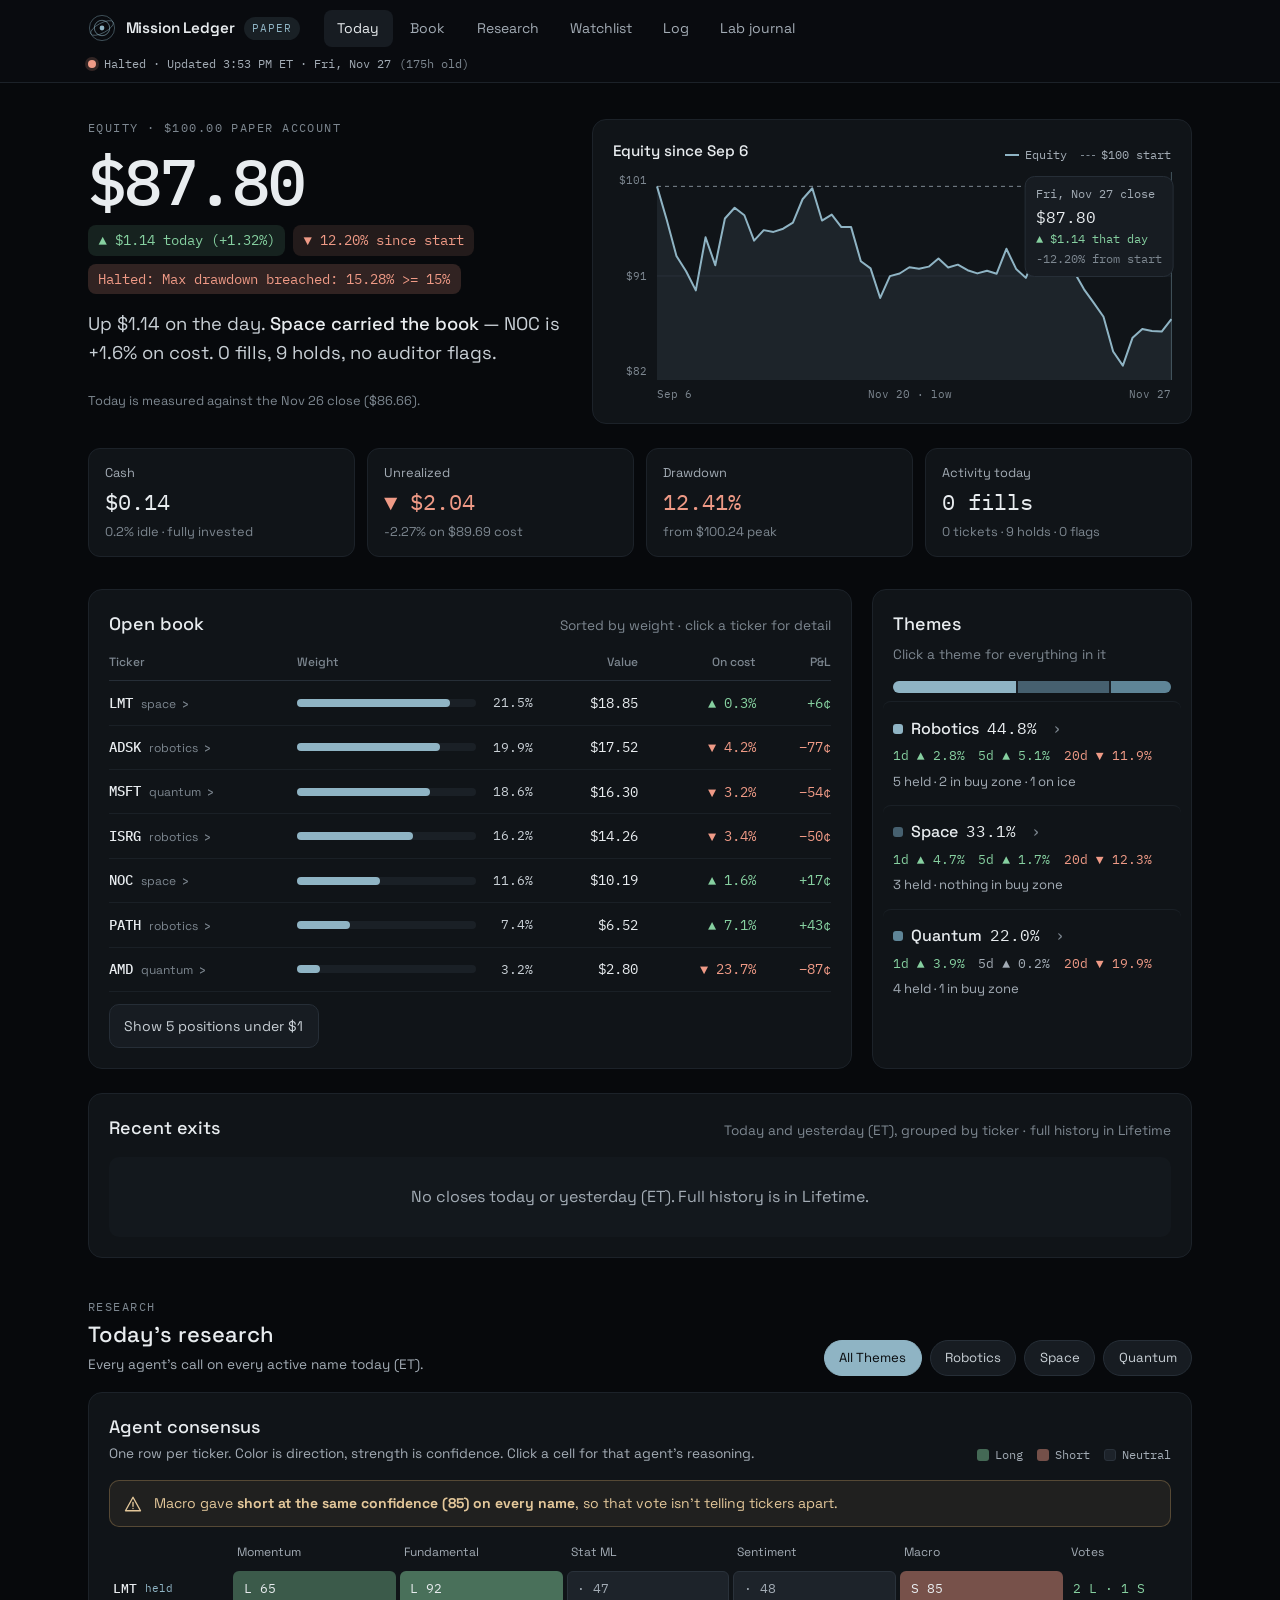
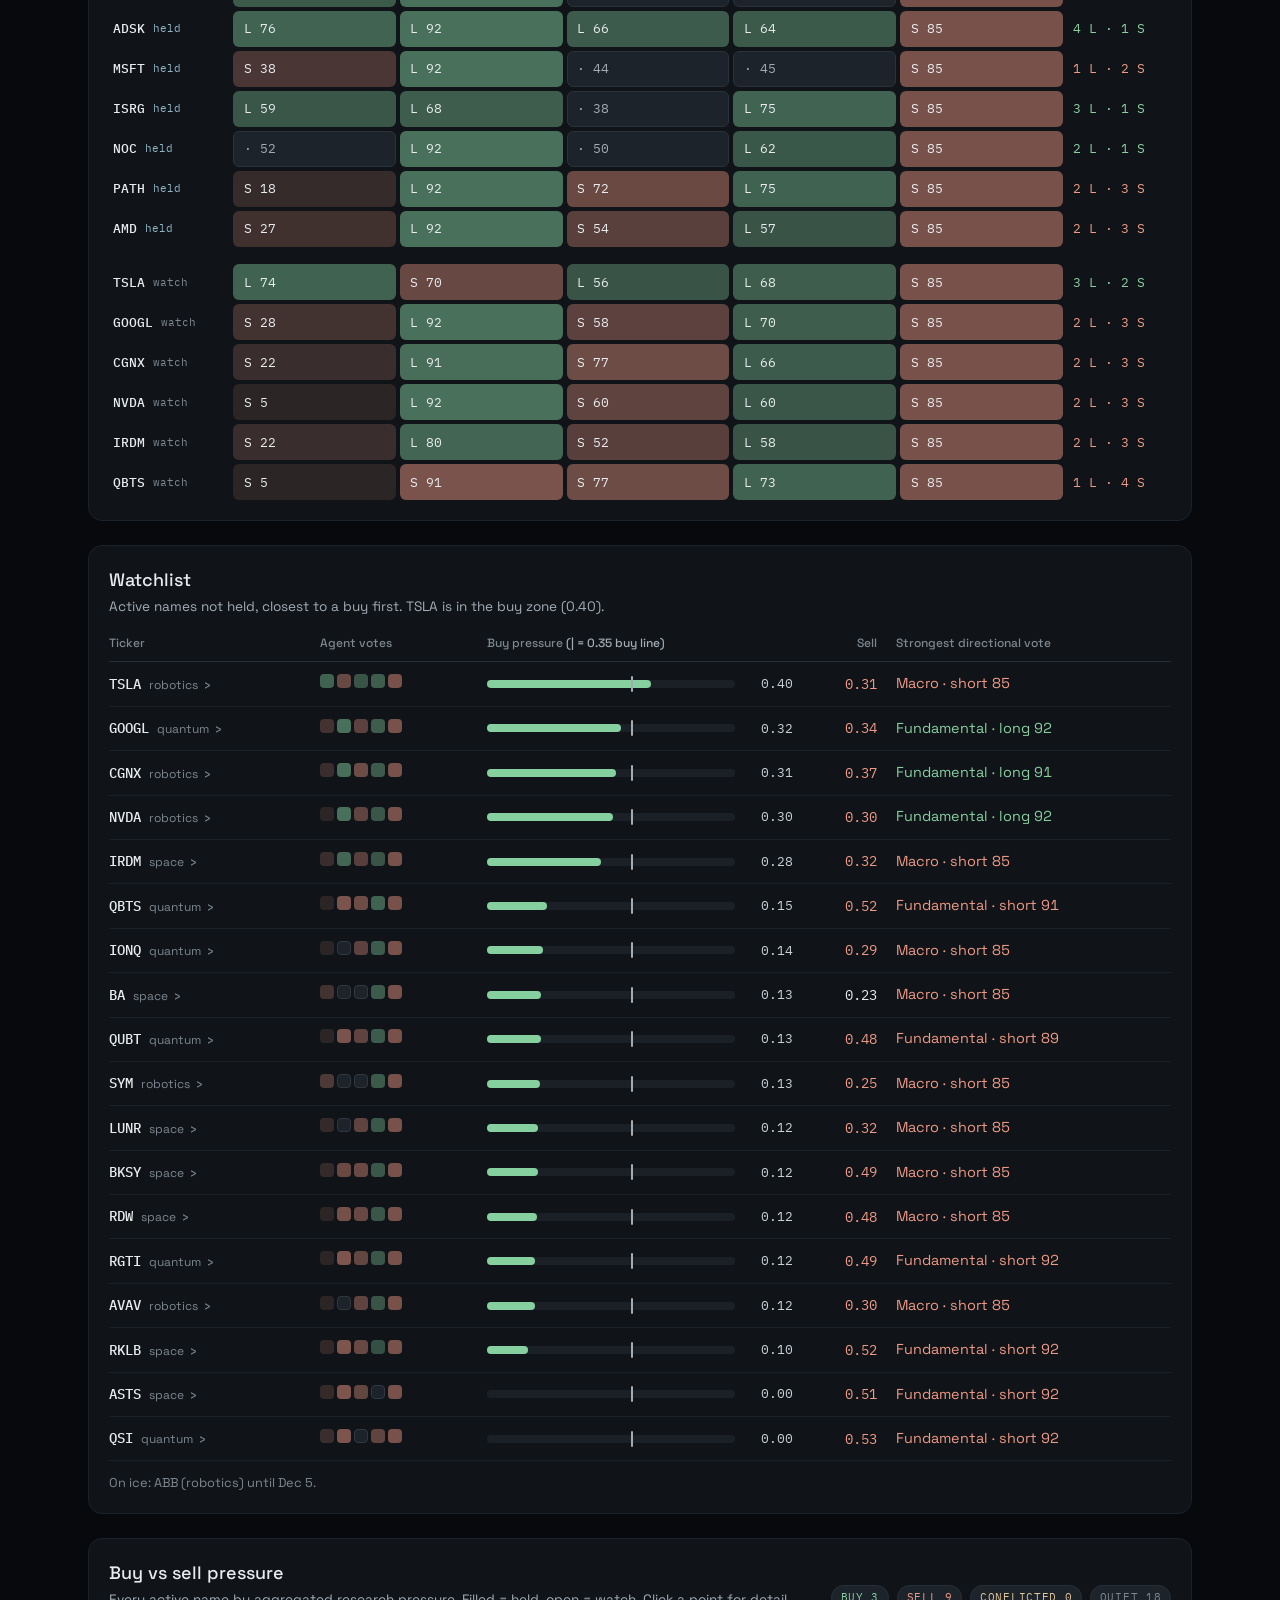
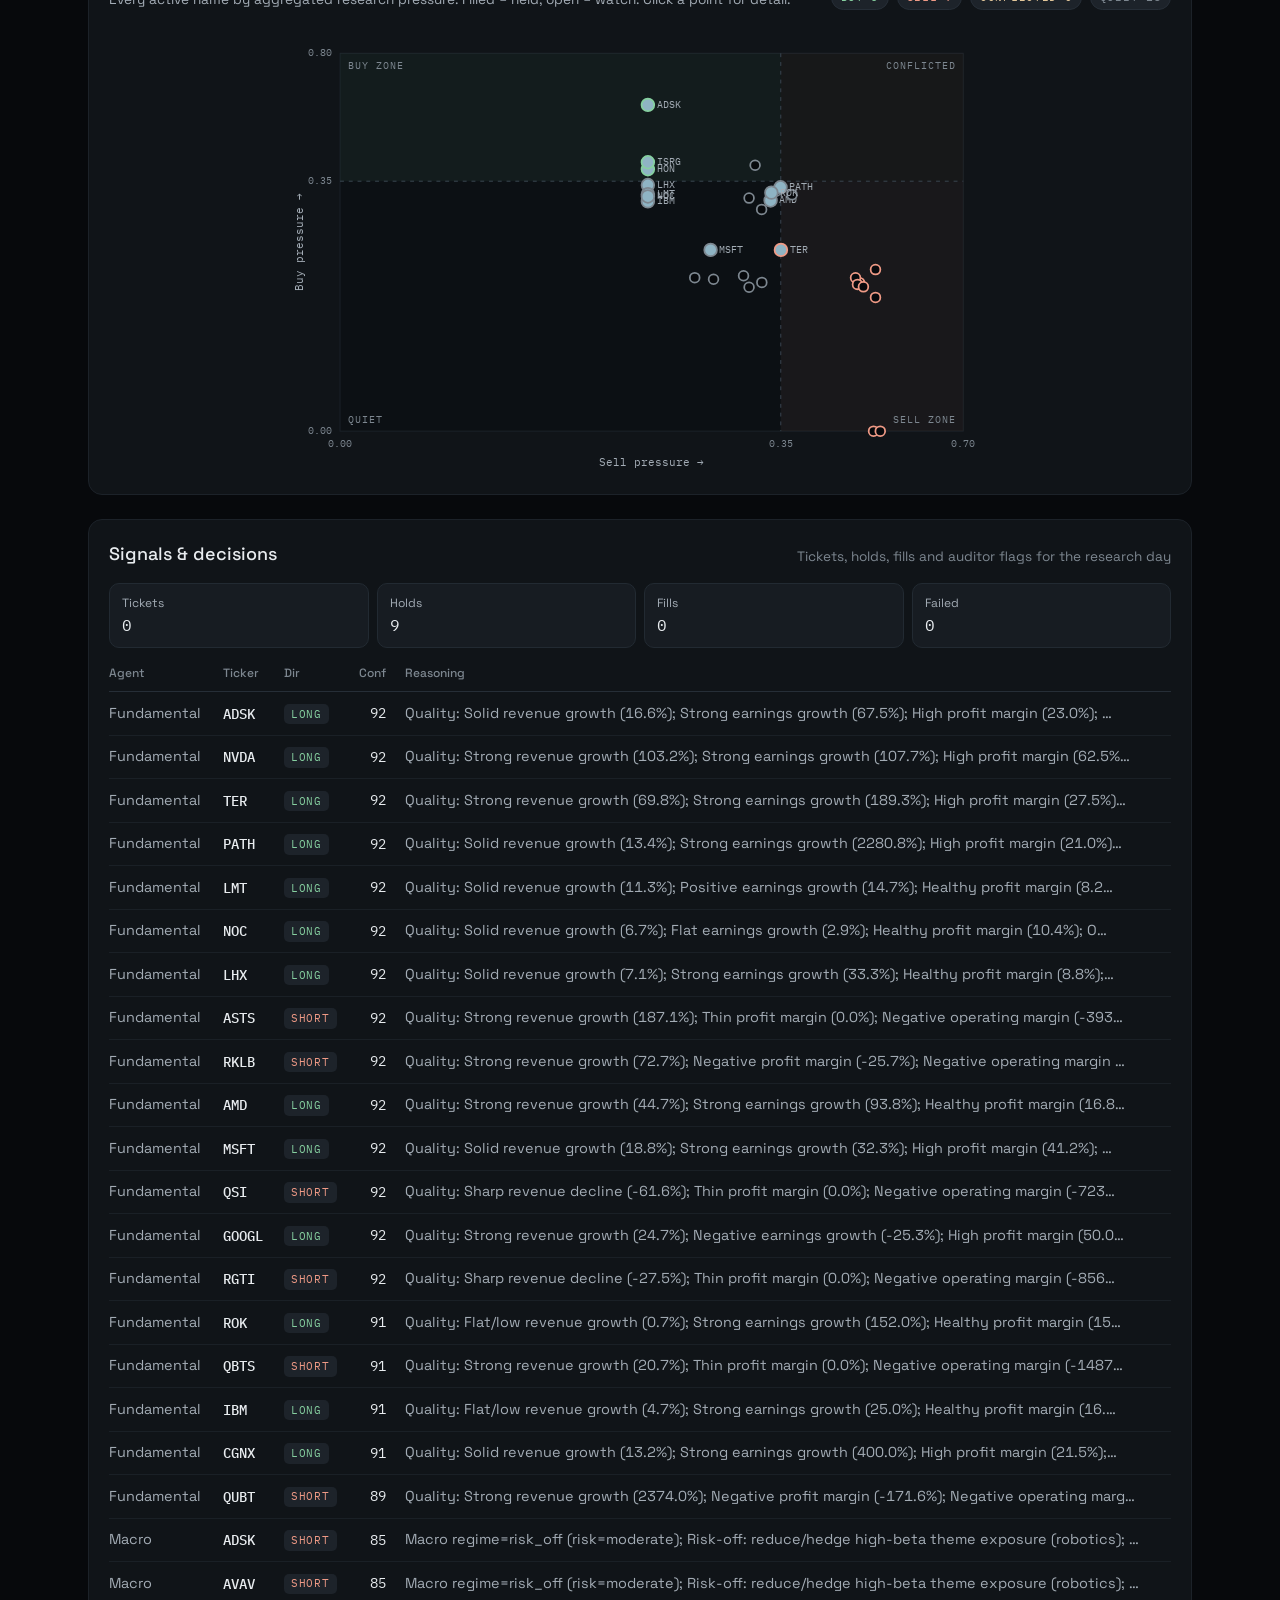
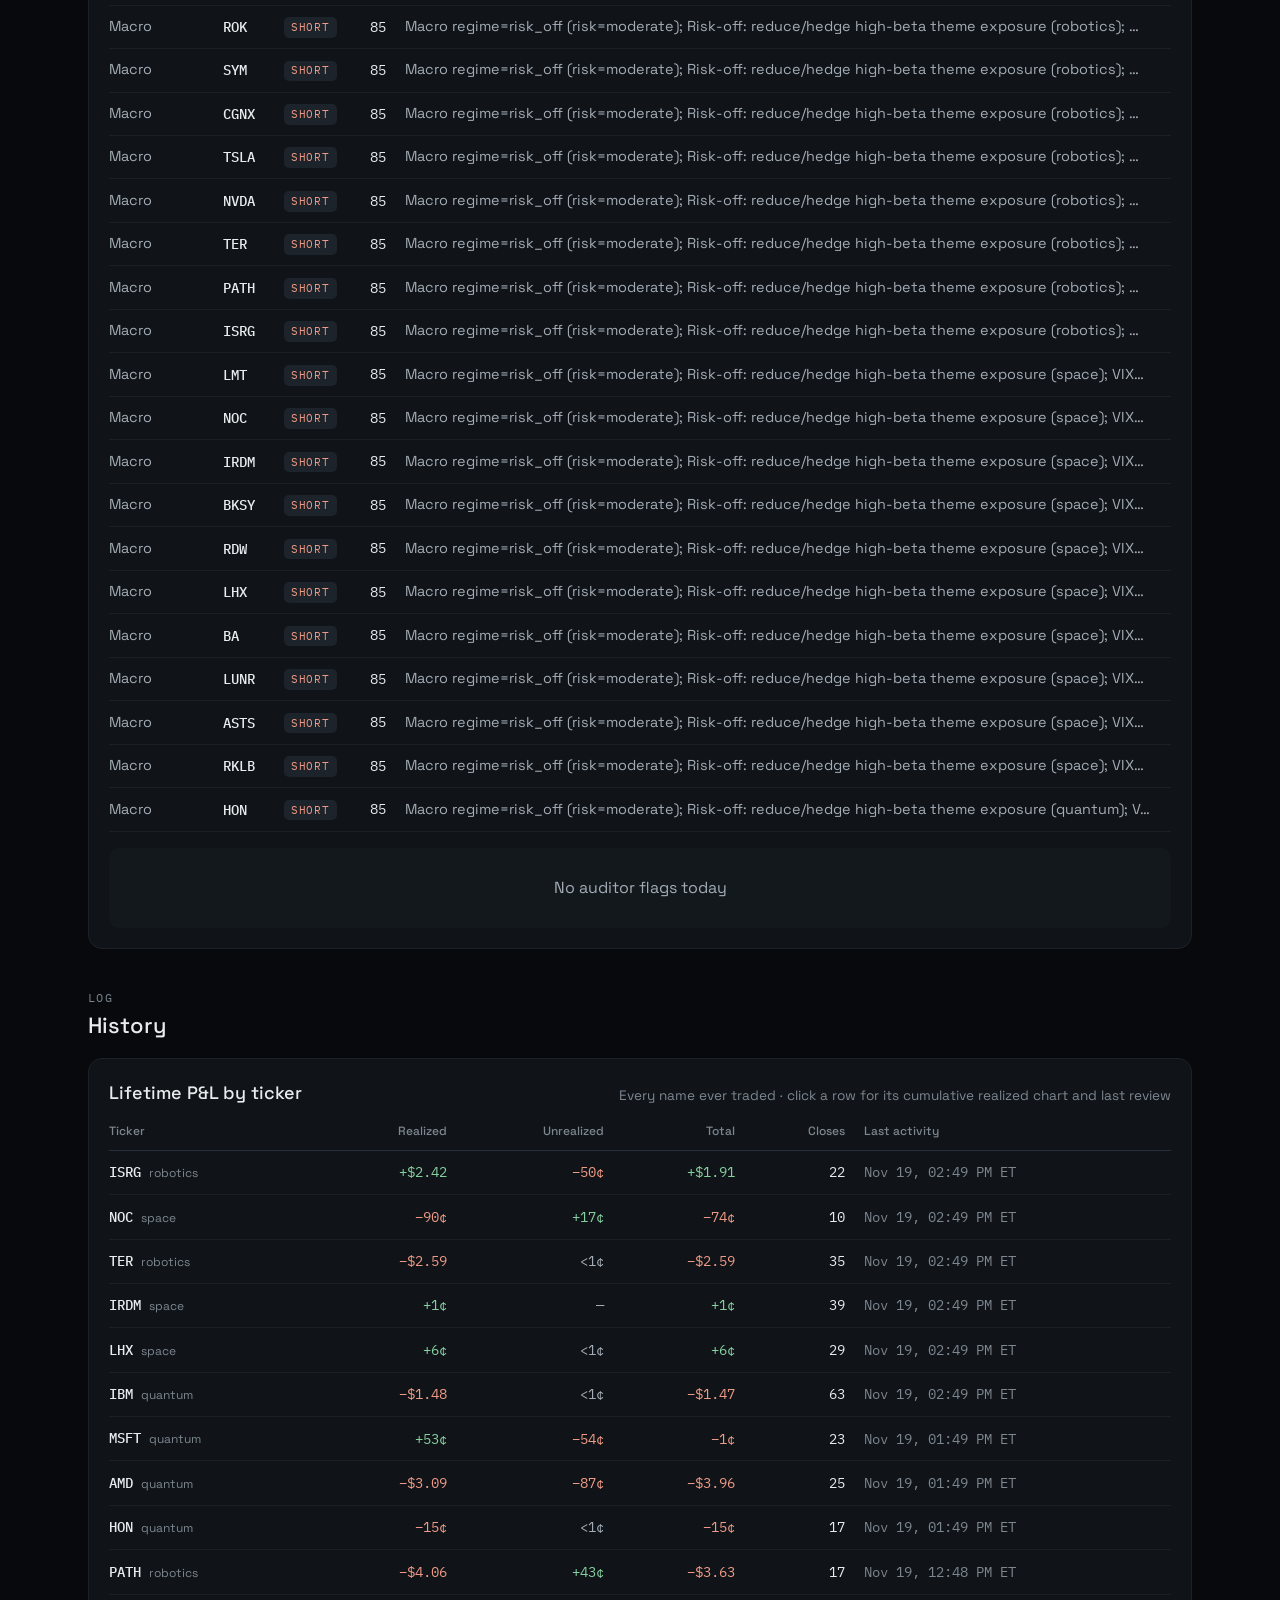
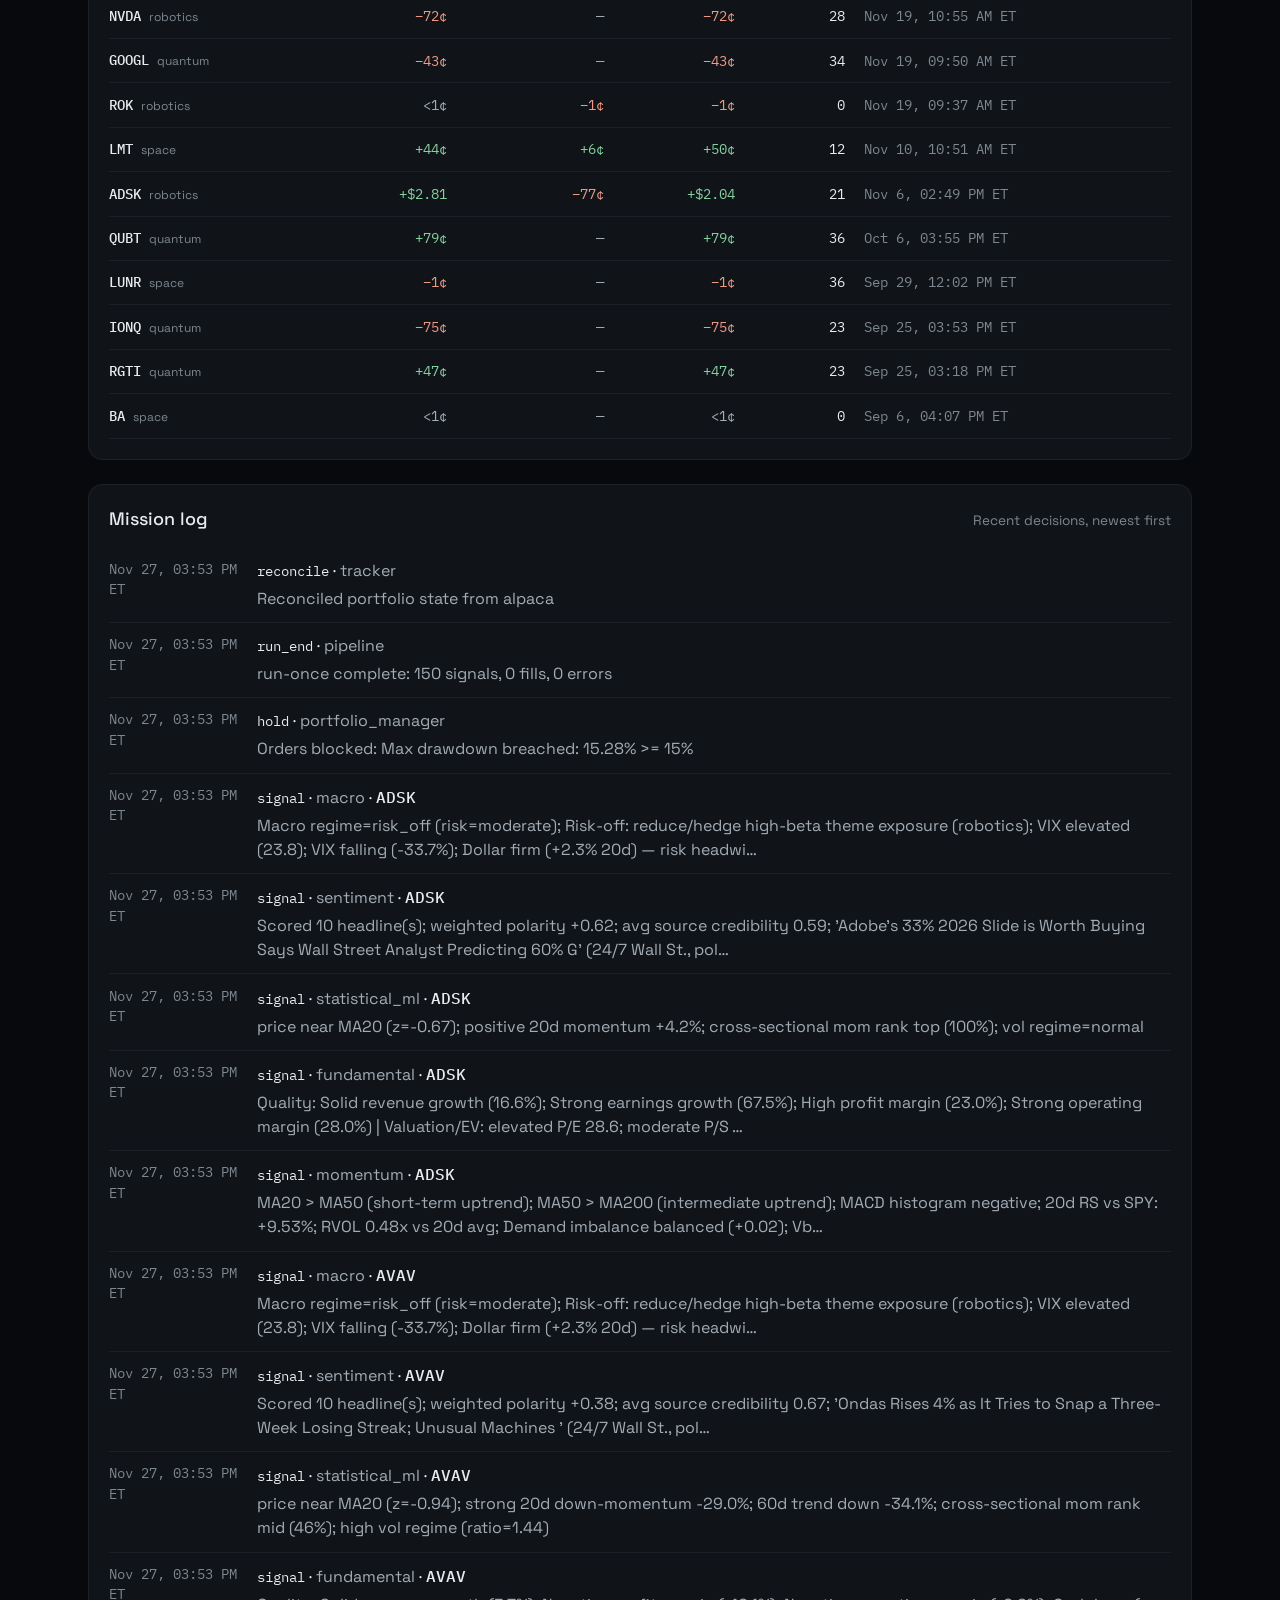
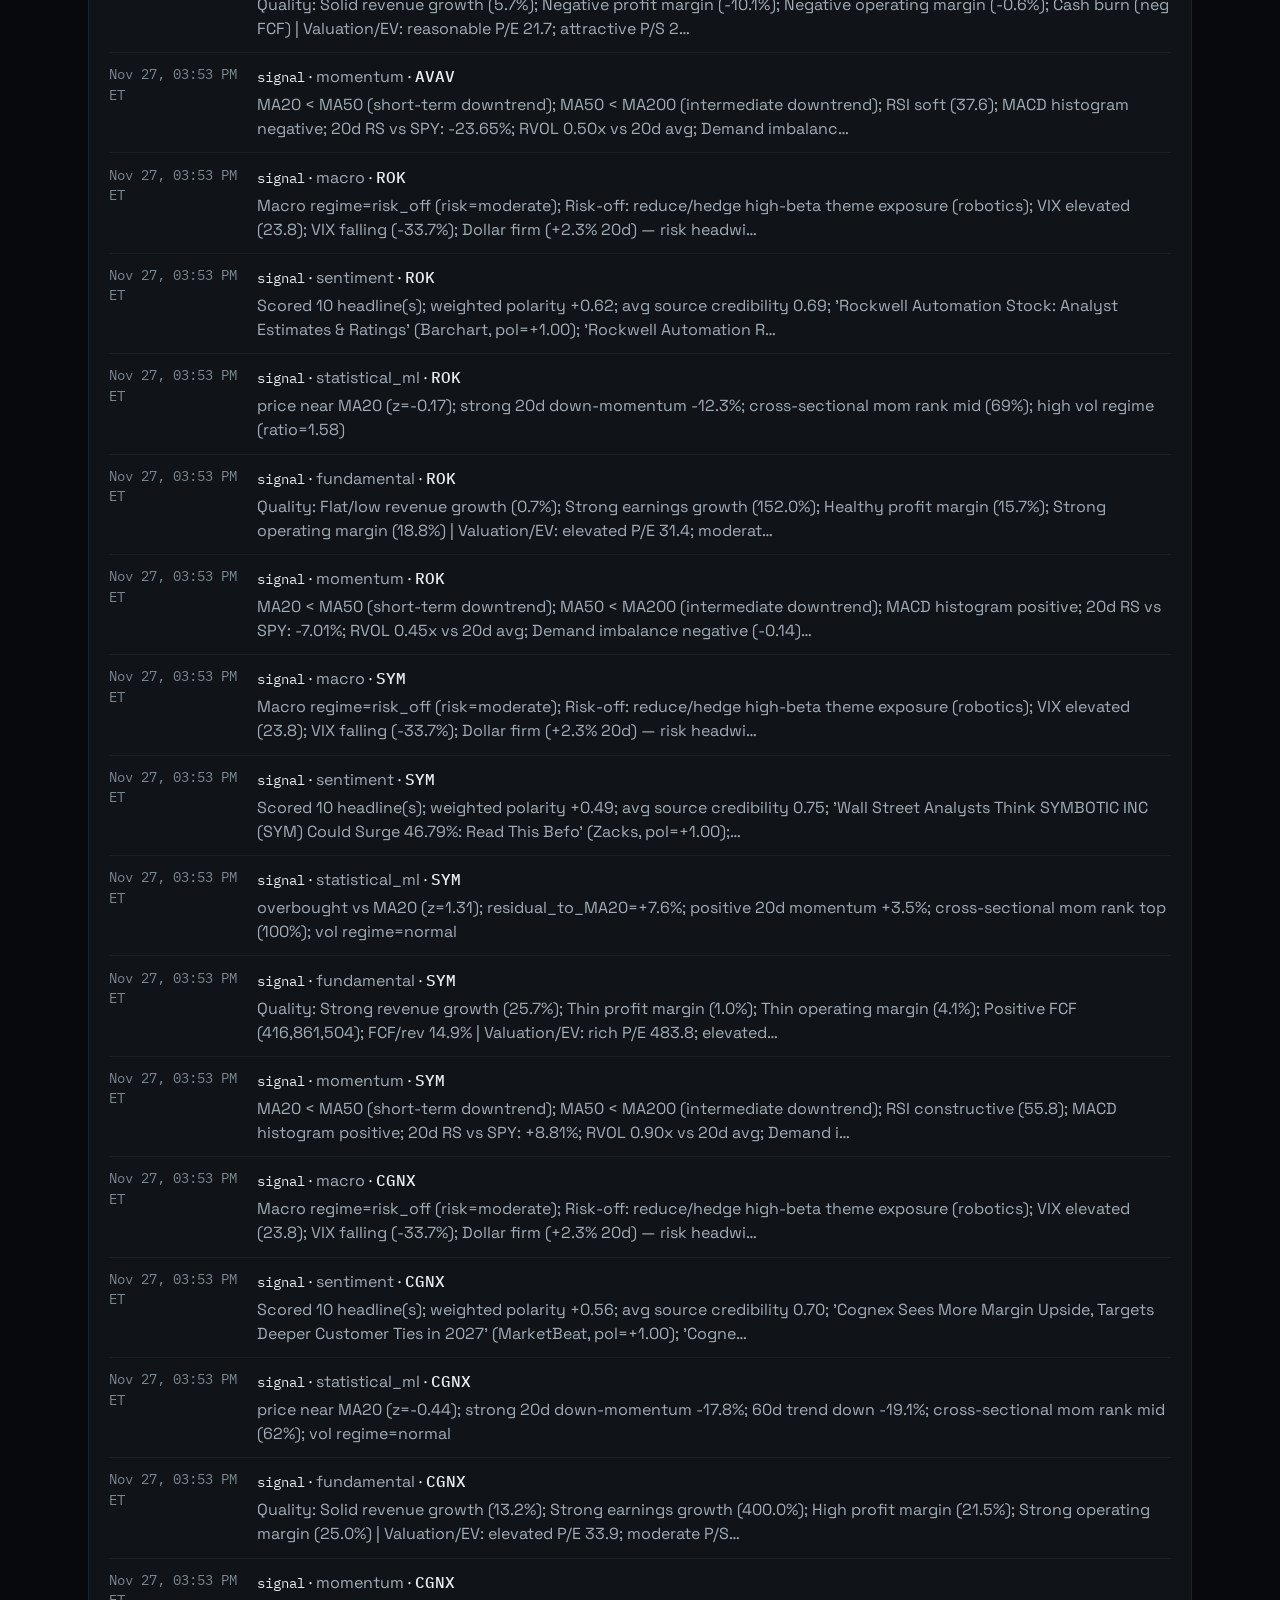
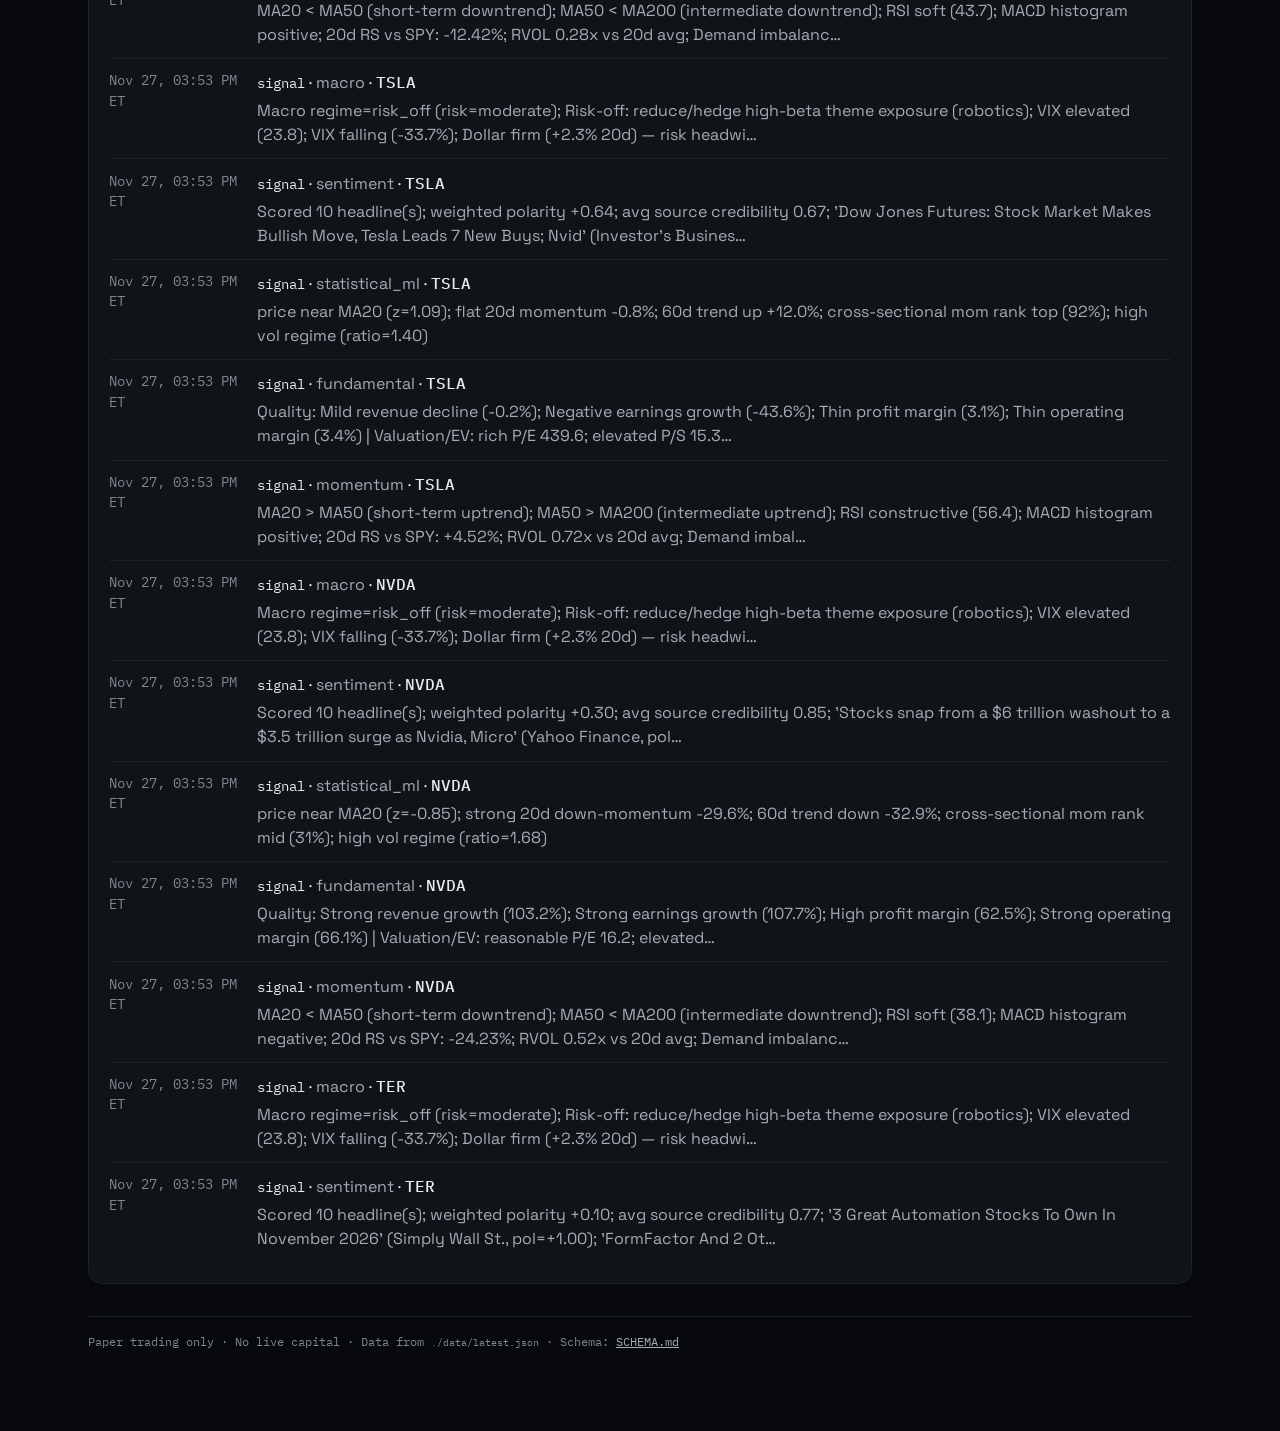
<file: docs/index.html>
<!DOCTYPE html>
<html lang="en">
<head>
  <meta charset="utf-8" />
  <meta name="viewport" content="width=device-width, initial-scale=1" />
  <title>Mission Ledger — Paper</title>
  <meta name="description" content="Paper-only multi-agent quant tracker for quantum, space, and robotics themes." />
  <link rel="preconnect" href="https://fonts.googleapis.com" />
  <link rel="preconnect" href="https://fonts.gstatic.com" crossorigin />
  <link href="https://fonts.googleapis.com/css2?family=IBM+Plex+Mono:wght@400;500&family=Space+Grotesk:wght@400;500;600&display=swap" rel="stylesheet" />
  <link rel="stylesheet" href="./styles.css" />
</head>
<body>
  <header class="topbar">
    <div class="topbar-inner">
      <a class="brand" href="#today">
        <svg class="orbit-mark" width="28" height="28" viewBox="0 0 40 40" aria-hidden="true">
          <circle cx="20" cy="20" r="18" fill="none" stroke="currentColor" stroke-width="1.4" opacity="0.4"/>
          <circle cx="20" cy="20" r="11" fill="none" stroke="currentColor" stroke-width="1.4" opacity="0.6"/>
          <circle cx="20" cy="20" r="3.4" fill="currentColor"/>
          <ellipse cx="20" cy="20" rx="18" ry="7" fill="none" stroke="currentColor" stroke-width="1.2" opacity="0.5" transform="rotate(-28 20 20)"/>
        </svg>
        <span class="brand-name">Mission Ledger</span>
        <span class="pill accent" id="modePill">Paper</span>
      </a>
      <nav class="nav" id="nav" aria-label="Sections">
        <a href="#today">Today</a>
        <a href="#book">Book</a>
        <a href="#research">Research</a>
        <a href="#watch">Watchlist</a>
        <a href="#log">Log</a>
        <a href="./lab.html">Lab journal</a>
      </nav>
      <div class="freshness" id="exportedAt">Loading…</div>
    </div>
  </header>

  <main class="wrap">
    <div id="loadError" class="error-banner" hidden></div>

    <!-- Today: the answer first -->
    <section id="today" class="today">
      <div class="today-copy">
        <p class="eyebrow" id="equityEyebrow">Equity · paper account</p>
        <p class="big-number" id="equityBig">—</p>
        <div class="chip-row" id="equityChips"></div>
        <p class="summary" id="daySummary"></p>
        <p class="footnote" id="dayBasis"></p>
      </div>
      <figure class="card chart-card">
        <figcaption class="card-head">
          <span class="card-title" id="curveTitle">Equity</span>
          <span class="legend">
            <span class="legend-item"><span class="swatch-line" aria-hidden="true"></span>Equity</span>
            <span class="legend-item"><span class="swatch-dash" aria-hidden="true"></span><span id="startLegend">Start</span></span>
          </span>
        </figcaption>
        <div class="curve" id="equityChart"></div>
      </figure>
    </section>

    <section class="stat-strip" id="statStrip" aria-label="Account"></section>

    <!-- Book -->
    <section id="book" class="split">
      <div class="card grow">
        <div class="card-head">
          <h2>Open book</h2>
          <span class="hint">Sorted by weight · click a ticker for detail</span>
        </div>
        <div class="table-scroll" id="holdingsTable"></div>
        <button type="button" class="btn" id="smallToggle" hidden></button>
      </div>
      <div class="card side">
        <div class="card-head">
          <h2>Themes</h2>
          <span class="hint">Click a theme for everything in it</span>
        </div>
        <div class="theme-split" id="themeSplit" aria-hidden="true"></div>
        <div id="sectorBoard"></div>
      </div>
    </section>

    <section id="exits" class="card">
      <div class="card-head">
        <h2>Recent exits</h2>
        <span class="hint">Today and yesterday (ET), grouped by ticker · full history in Lifetime</span>
      </div>
      <div id="closedTable"></div>
    </section>

    <!-- Research -->
    <div class="group-head" id="research">
      <div>
        <p class="eyebrow">Research</p>
        <h2 id="agentsTitle">Today's research</h2>
        <p class="hint" id="agentsHint"></p>
      </div>
      <div class="chip-row" id="filters" role="group" aria-label="Filter research by theme"></div>
    </div>

    <section id="consensus" class="card">
      <div class="card-head">
        <div>
          <h2>Agent consensus</h2>
          <p class="hint">One row per ticker. Color is direction, strength is confidence. Click a cell for that agent's reasoning.</p>
        </div>
        <span class="legend">
          <span class="legend-item"><span class="swatch long" aria-hidden="true"></span>Long</span>
          <span class="legend-item"><span class="swatch short" aria-hidden="true"></span>Short</span>
          <span class="legend-item"><span class="swatch neutral" aria-hidden="true"></span>Neutral</span>
        </span>
      </div>
      <div id="consensusNote"></div>
      <div class="table-scroll" id="consensusGrid"></div>
    </section>

    <section id="watch" class="card">
      <div class="card-head">
        <div>
          <h2>Watchlist</h2>
          <p class="hint" id="watchHint">Active names not held, closest to a buy first.</p>
        </div>
      </div>
      <div class="table-scroll" id="watchTable"></div>
      <p class="footnote" id="coldNote"></p>
    </section>

    <section id="zones" class="card">
      <div class="card-head">
        <div>
          <h2>Buy vs sell pressure</h2>
          <p class="hint" id="zonesHint">Every active name by aggregated research pressure. Filled = held, open = watch. Click a point for history.</p>
        </div>
        <div class="chip-row" id="zonesLegend"></div>
      </div>
      <div class="zones-wrap" id="zonesScatter"></div>
    </section>

    <section id="signals" class="card">
      <div class="card-head">
        <h2>Signals &amp; decisions</h2>
        <span class="hint">Tickets, holds, fills and auditor flags for the research day</span>
      </div>
      <div class="mini-stats" id="decisionStats"></div>
      <div class="table-scroll" id="researchTable"></div>
      <div class="table-scroll spaced" id="flagsTable"></div>
    </section>

    <!-- Log -->
    <div class="group-head" id="log">
      <div>
        <p class="eyebrow">Log</p>
        <h2>History</h2>
      </div>
    </div>

    <section id="lifetime" class="card">
      <div class="card-head">
        <h2>Lifetime P&amp;L by ticker</h2>
        <span class="hint">Every name ever traded · click a row for its cumulative realized chart and last review</span>
      </div>
      <div class="table-scroll" id="lifetimeTable"></div>
    </section>

    <section id="mission" class="card">
      <div class="card-head">
        <h2>Mission log</h2>
        <span class="hint">Recent decisions, newest first</span>
      </div>
      <ul class="timeline" id="missionLog"></ul>
    </section>

    <footer class="footer">
      Paper trading only · No live capital · Data from <code>./data/latest.json</code>
      · Schema: <a href="./SCHEMA.md">SCHEMA.md</a>
    </footer>
  </main>

  <div class="drawer-backdrop" id="dialog" hidden>
    <aside class="drawer" role="dialog" aria-modal="true" aria-labelledby="dialogTitle">
      <button type="button" class="drawer-close" id="dialogClose" aria-label="Close details">
        <svg width="16" height="16" viewBox="0 0 24 24" fill="none" stroke="currentColor" stroke-width="2" stroke-linecap="round" aria-hidden="true"><path d="M6 6l12 12M18 6 6 18"/></svg>
      </button>
      <div id="dialogBody"></div>
    </aside>
  </div>

  <script src="./app.js" defer></script>
</body>
</html>
</file>
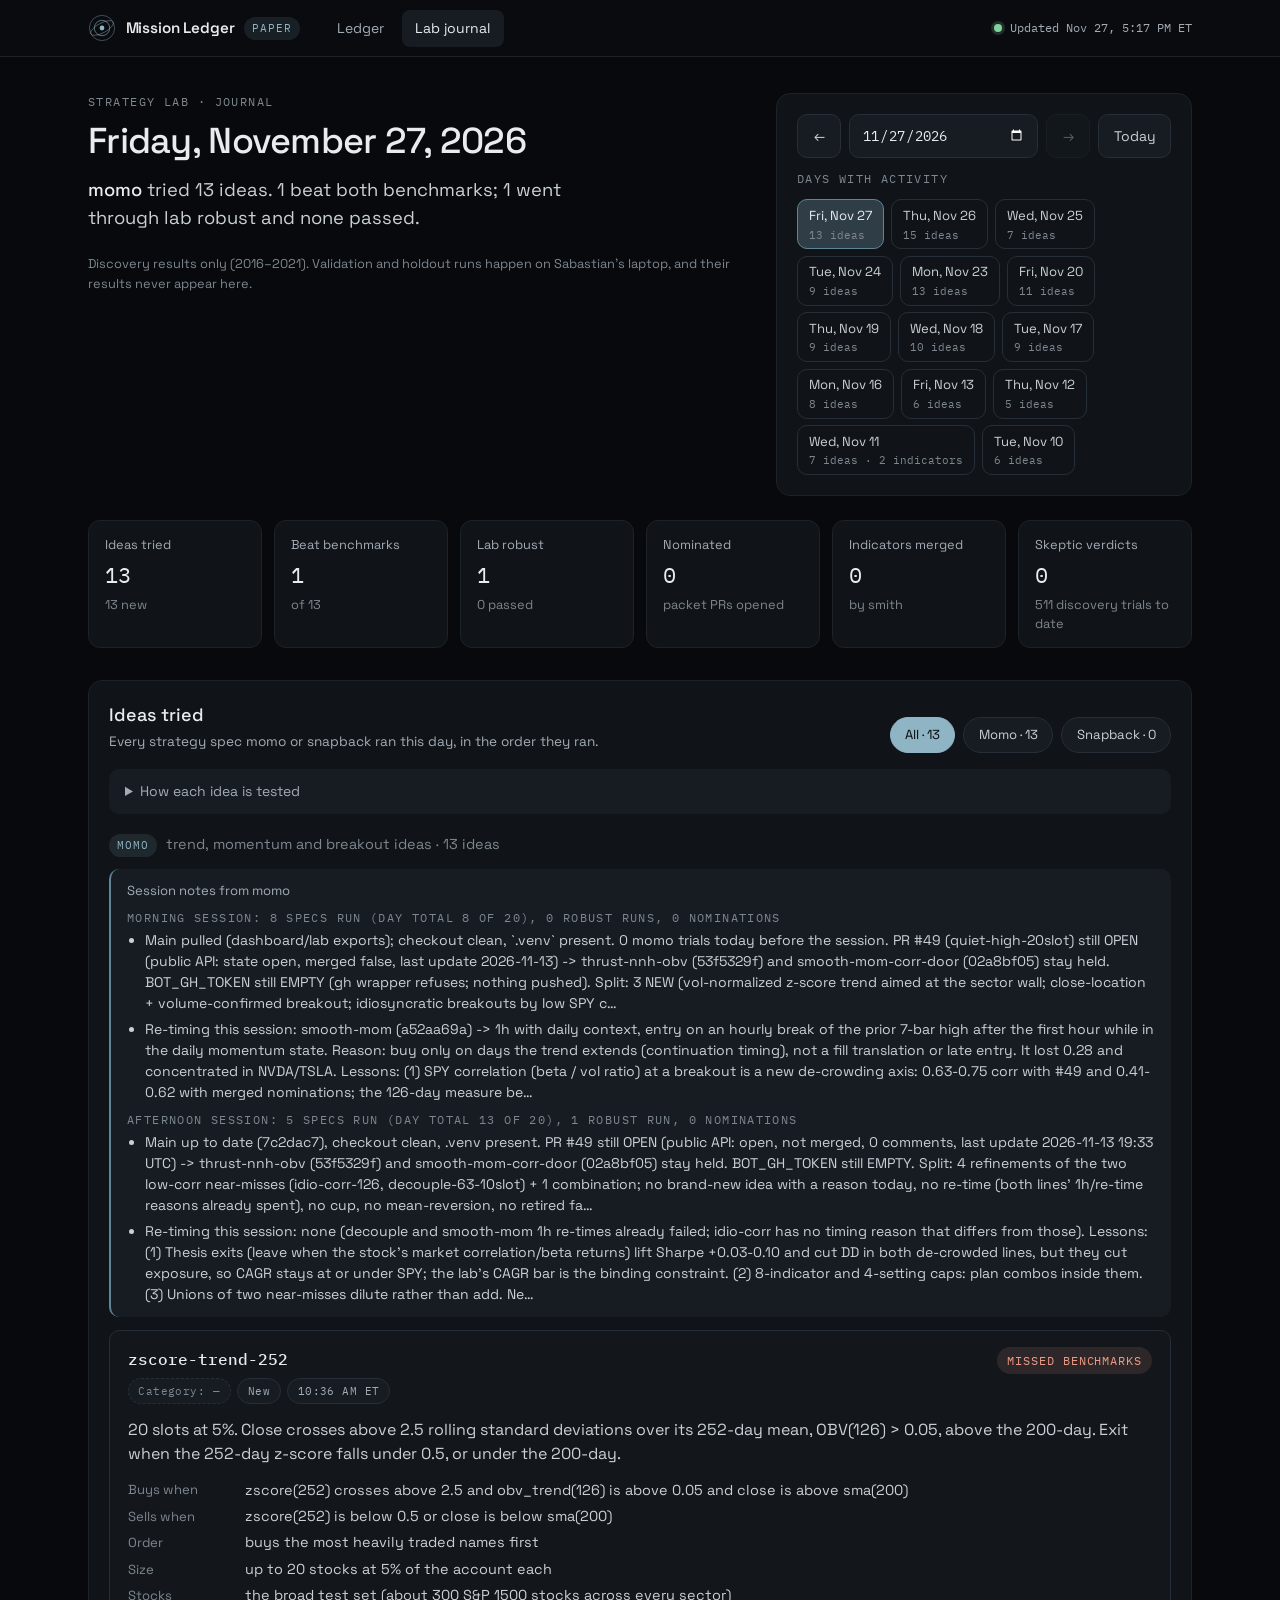
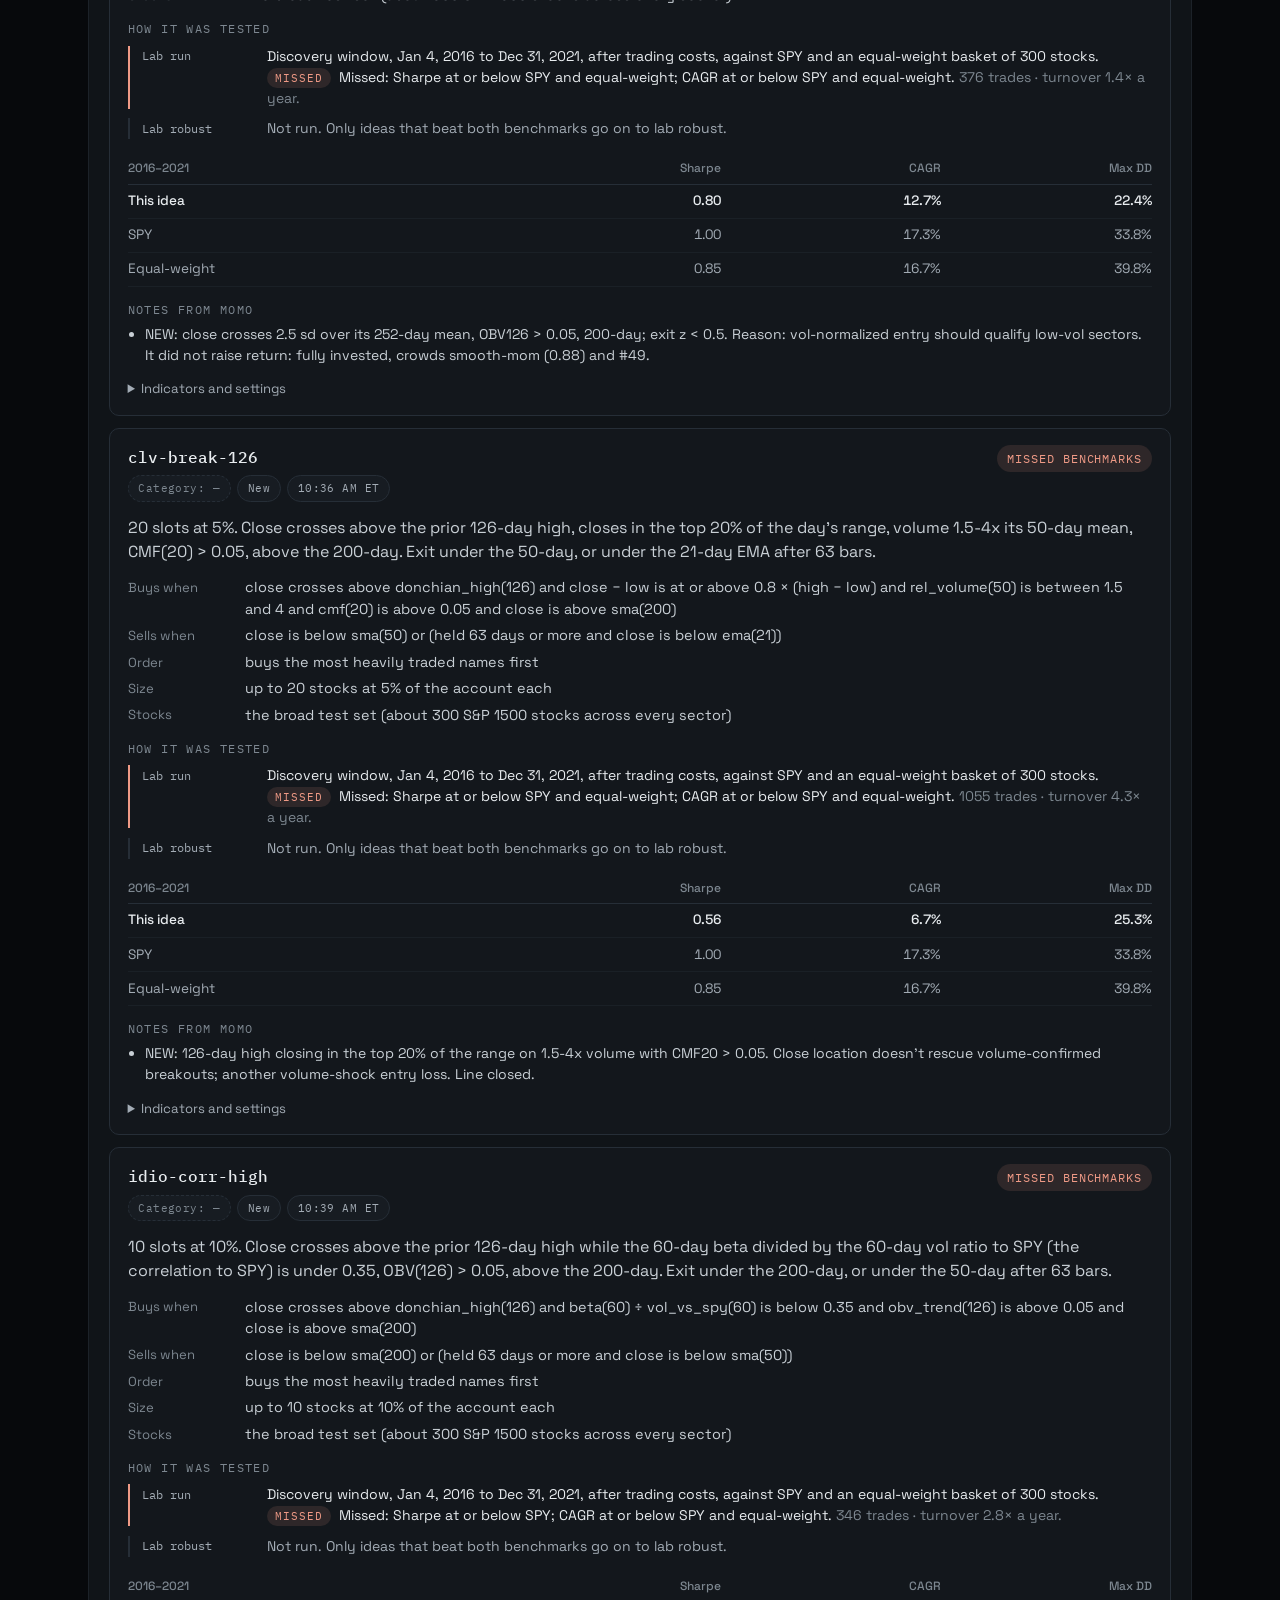
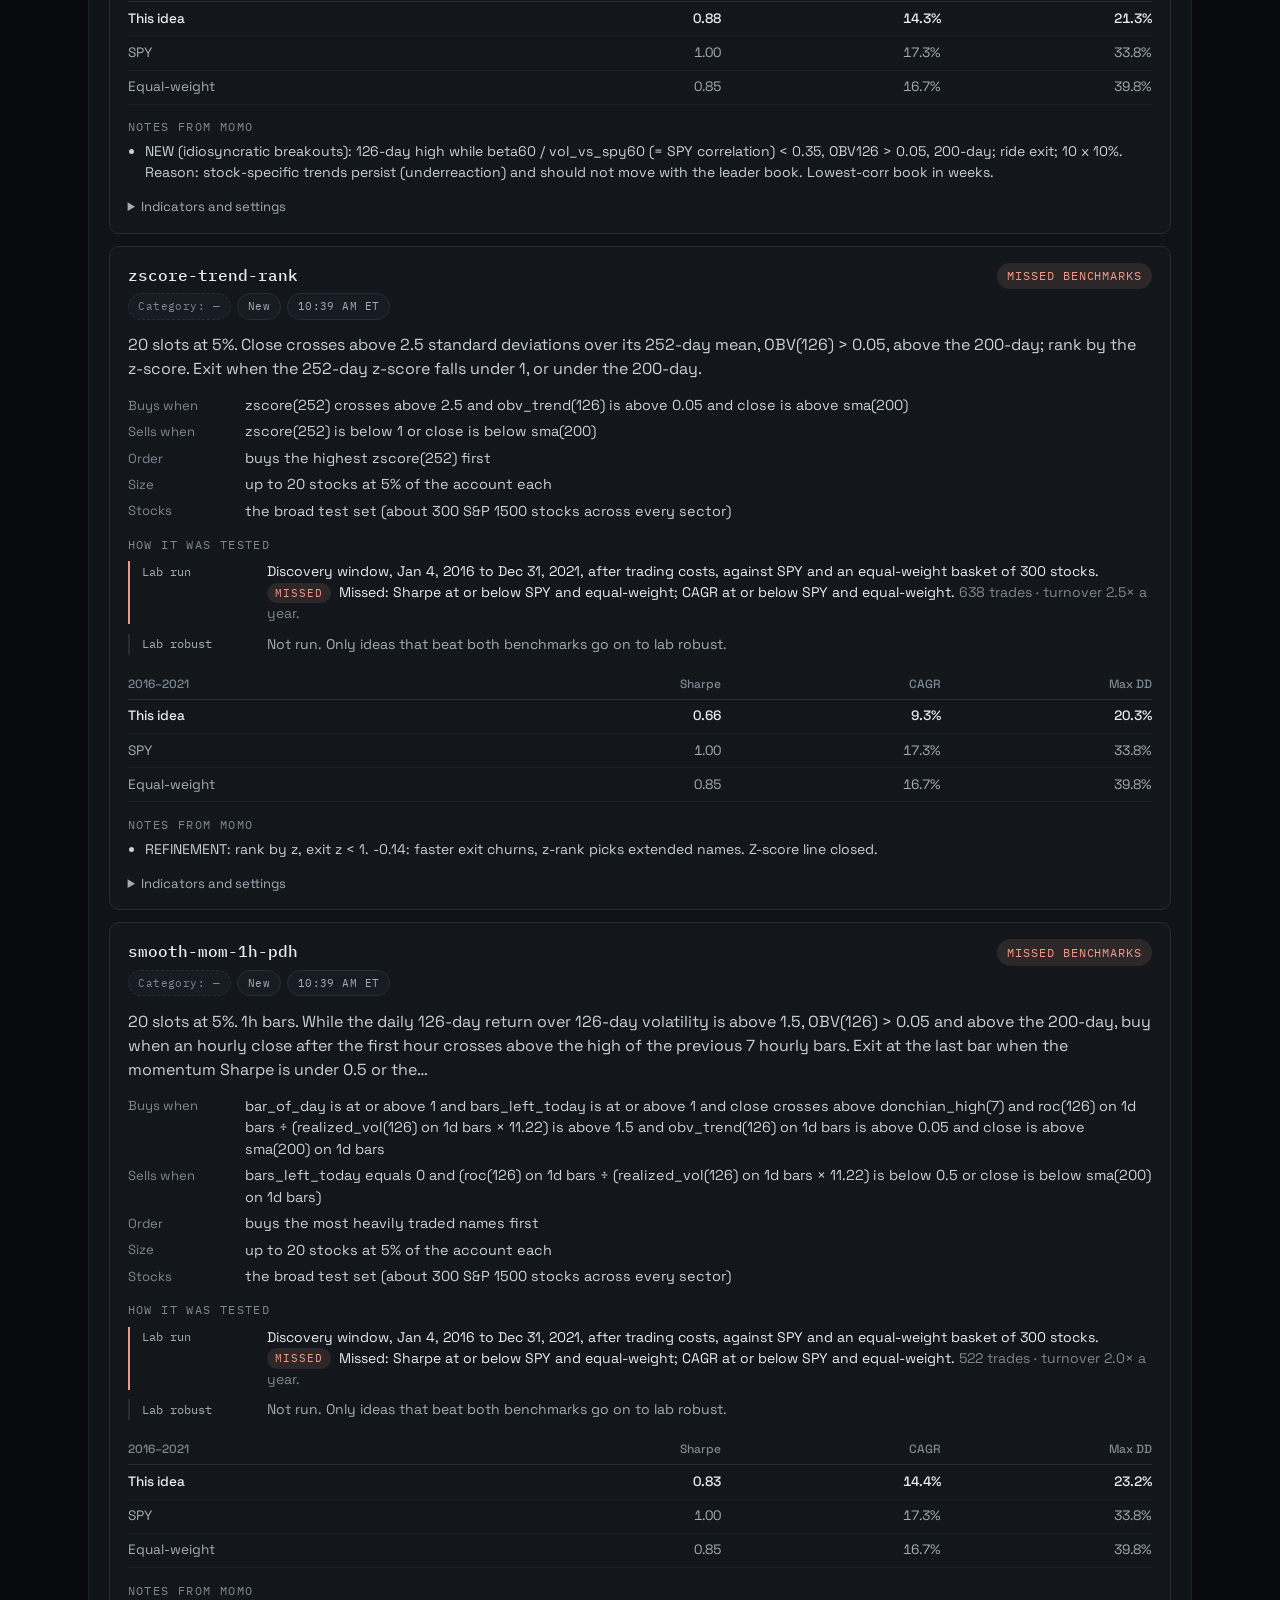
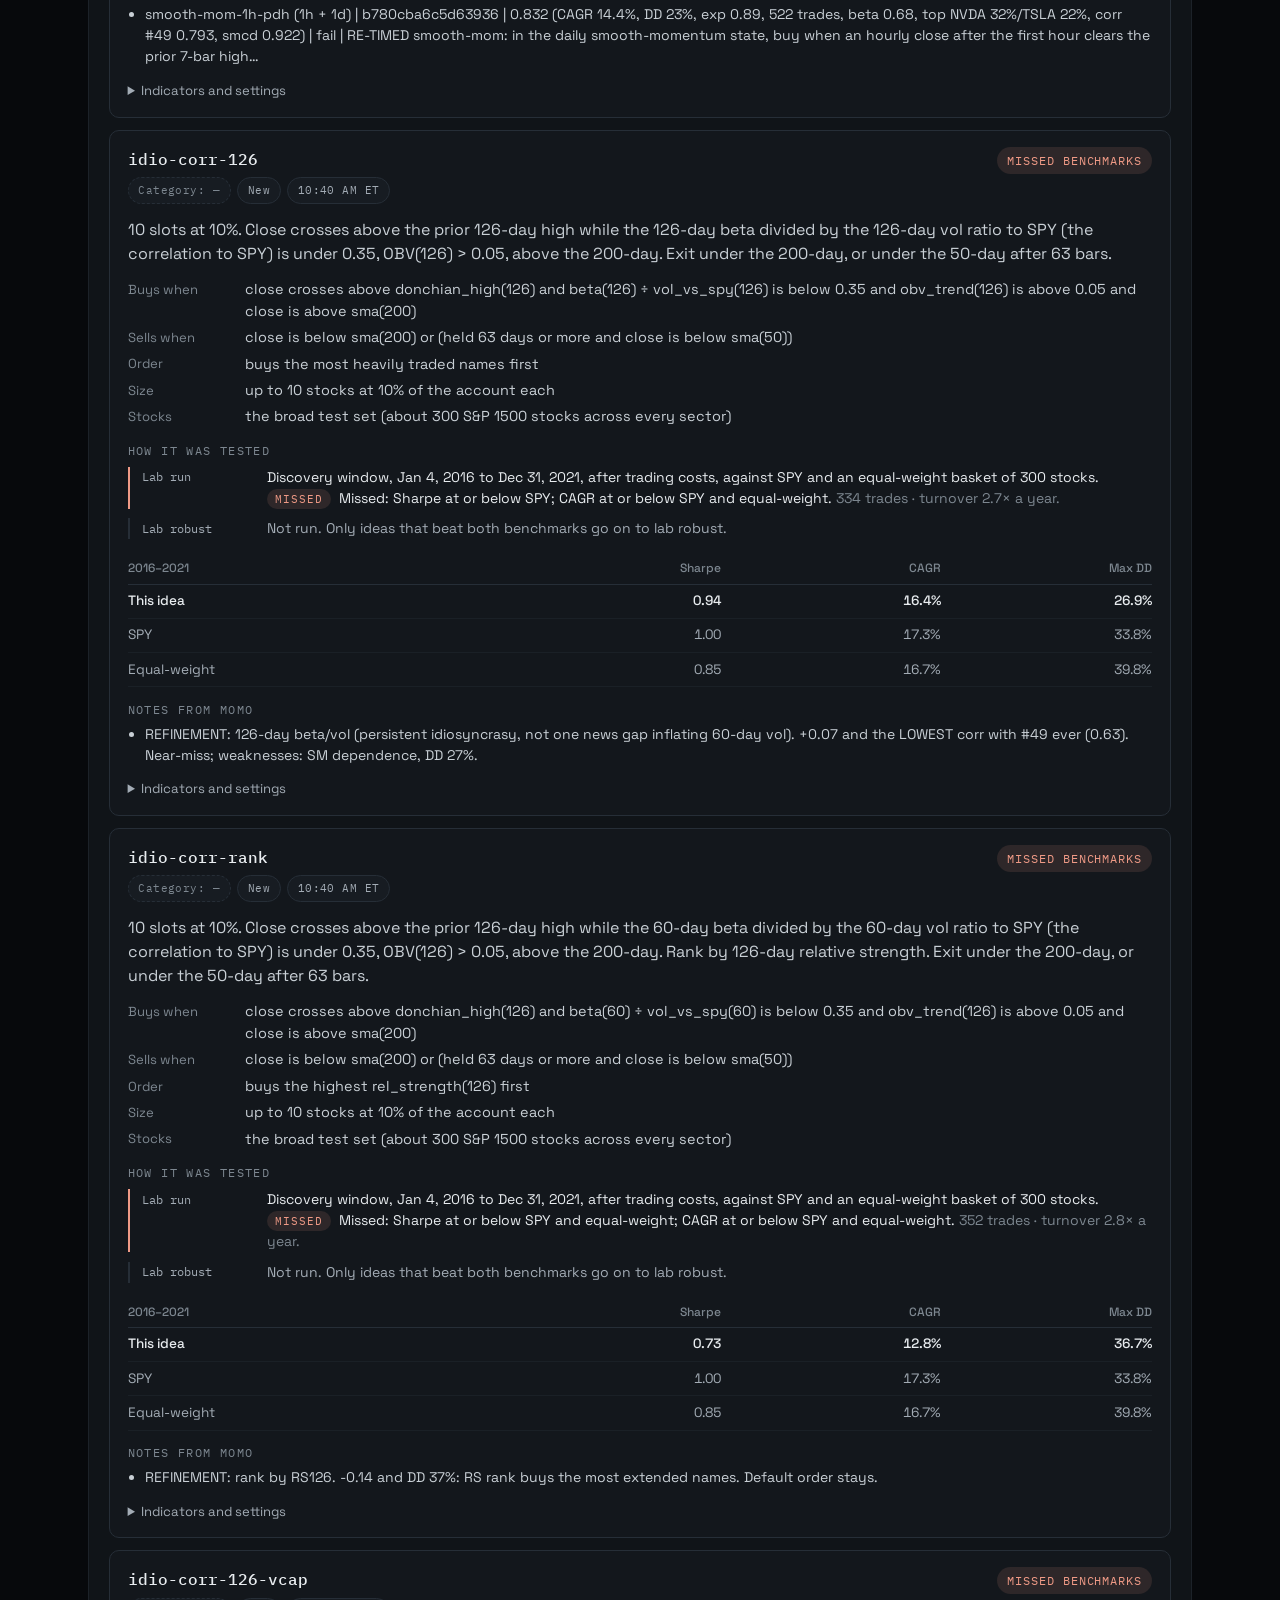
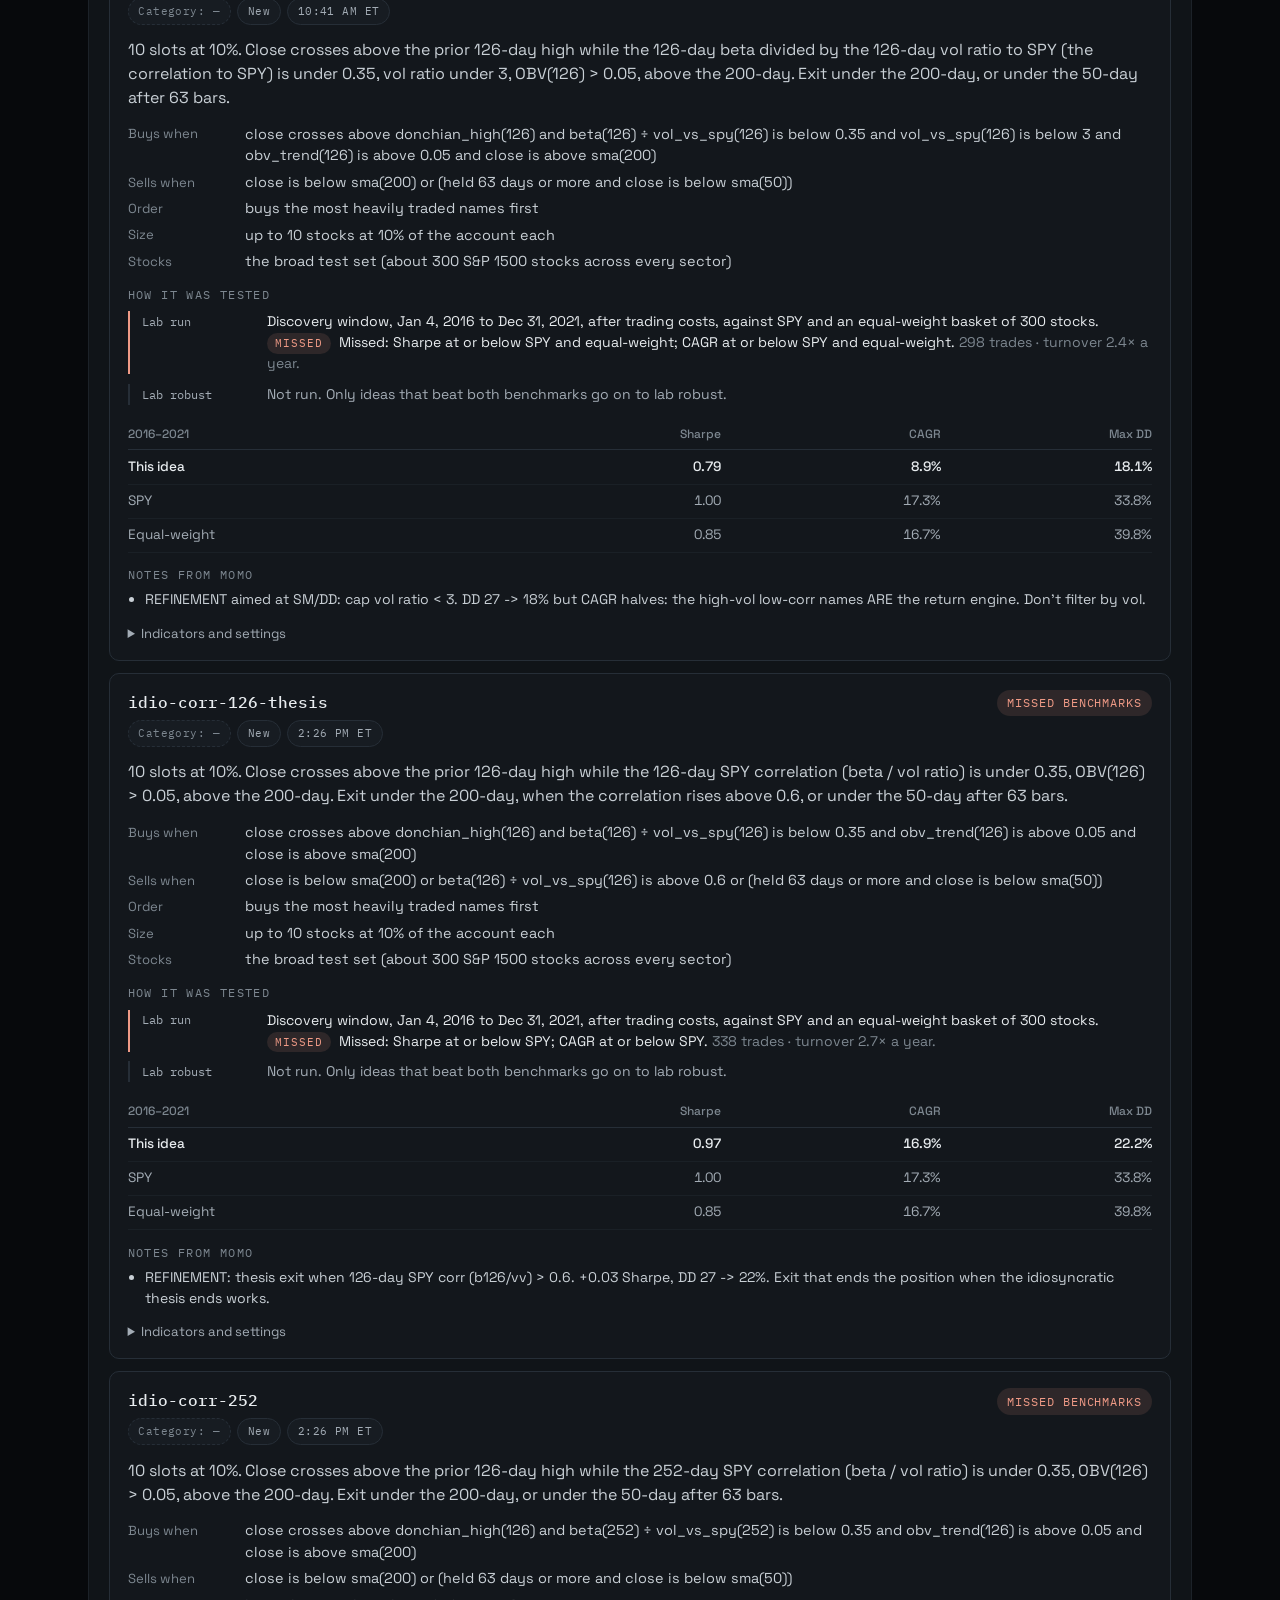
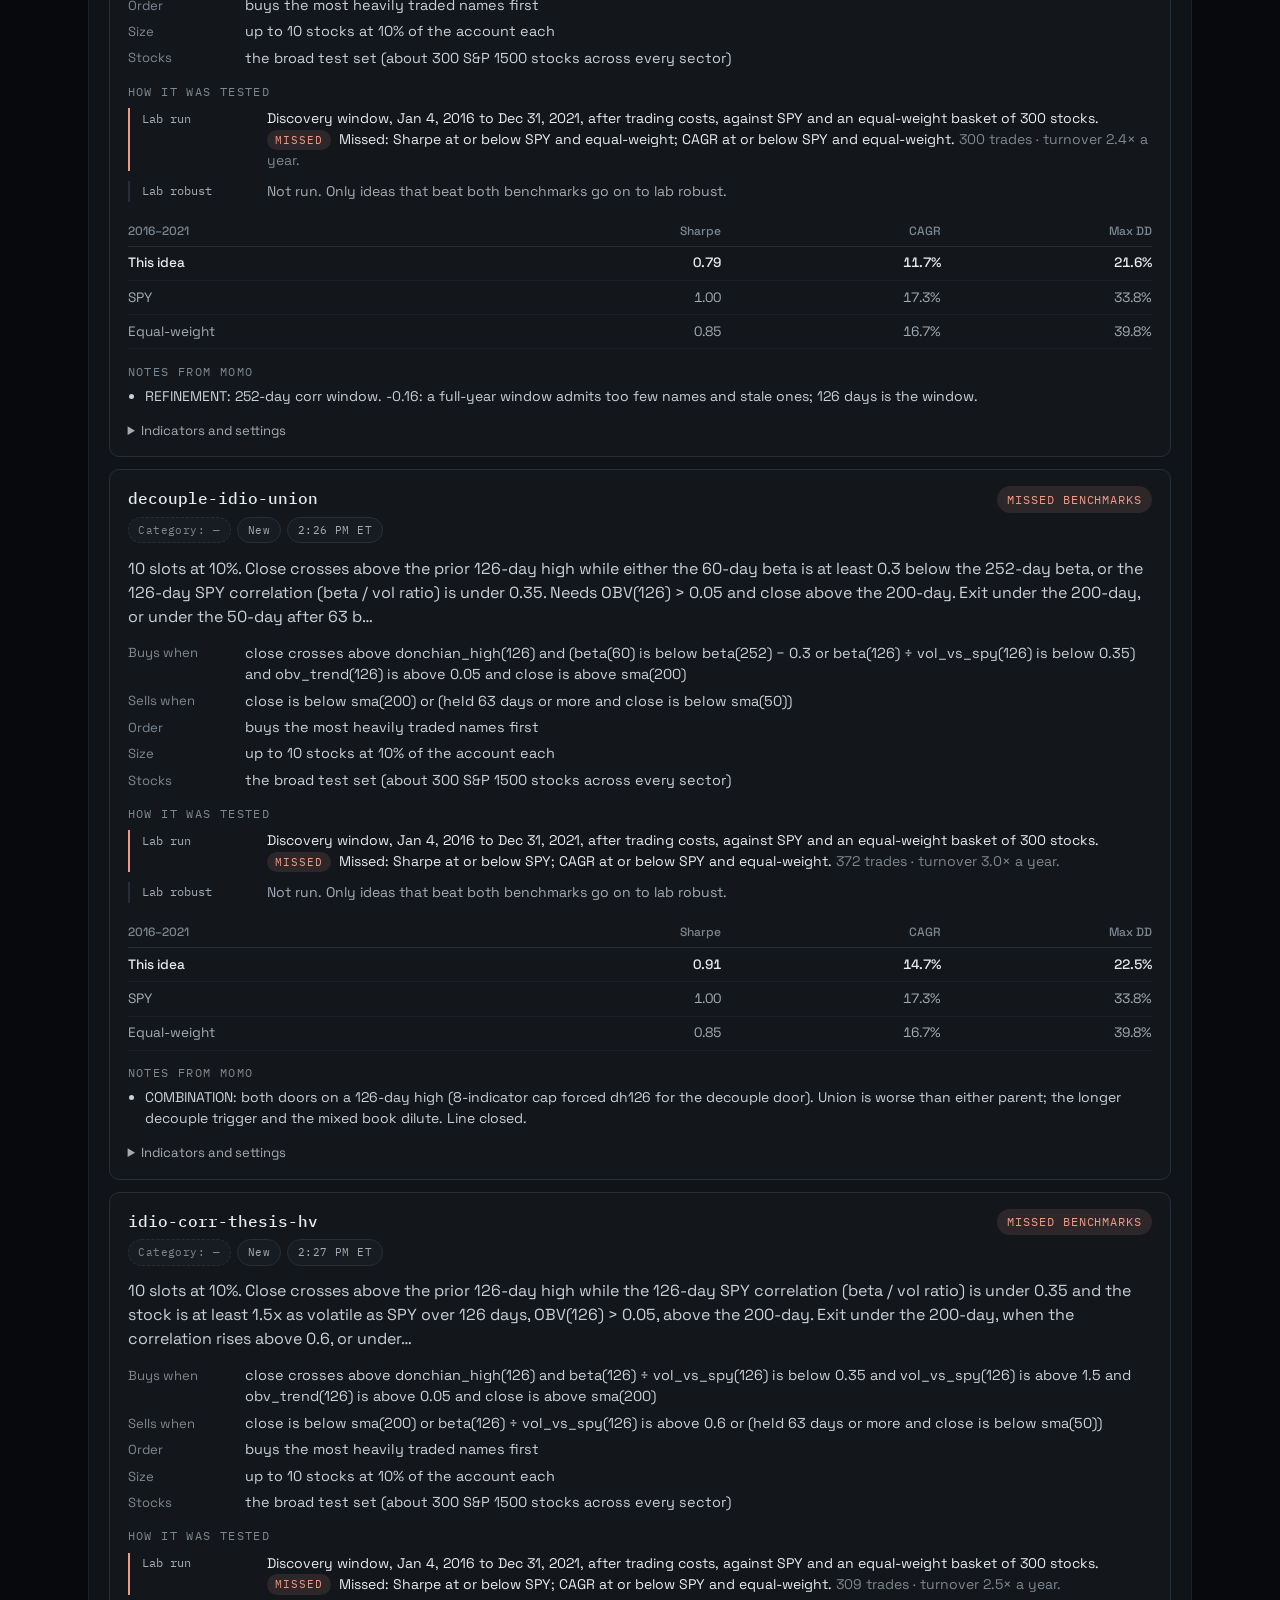
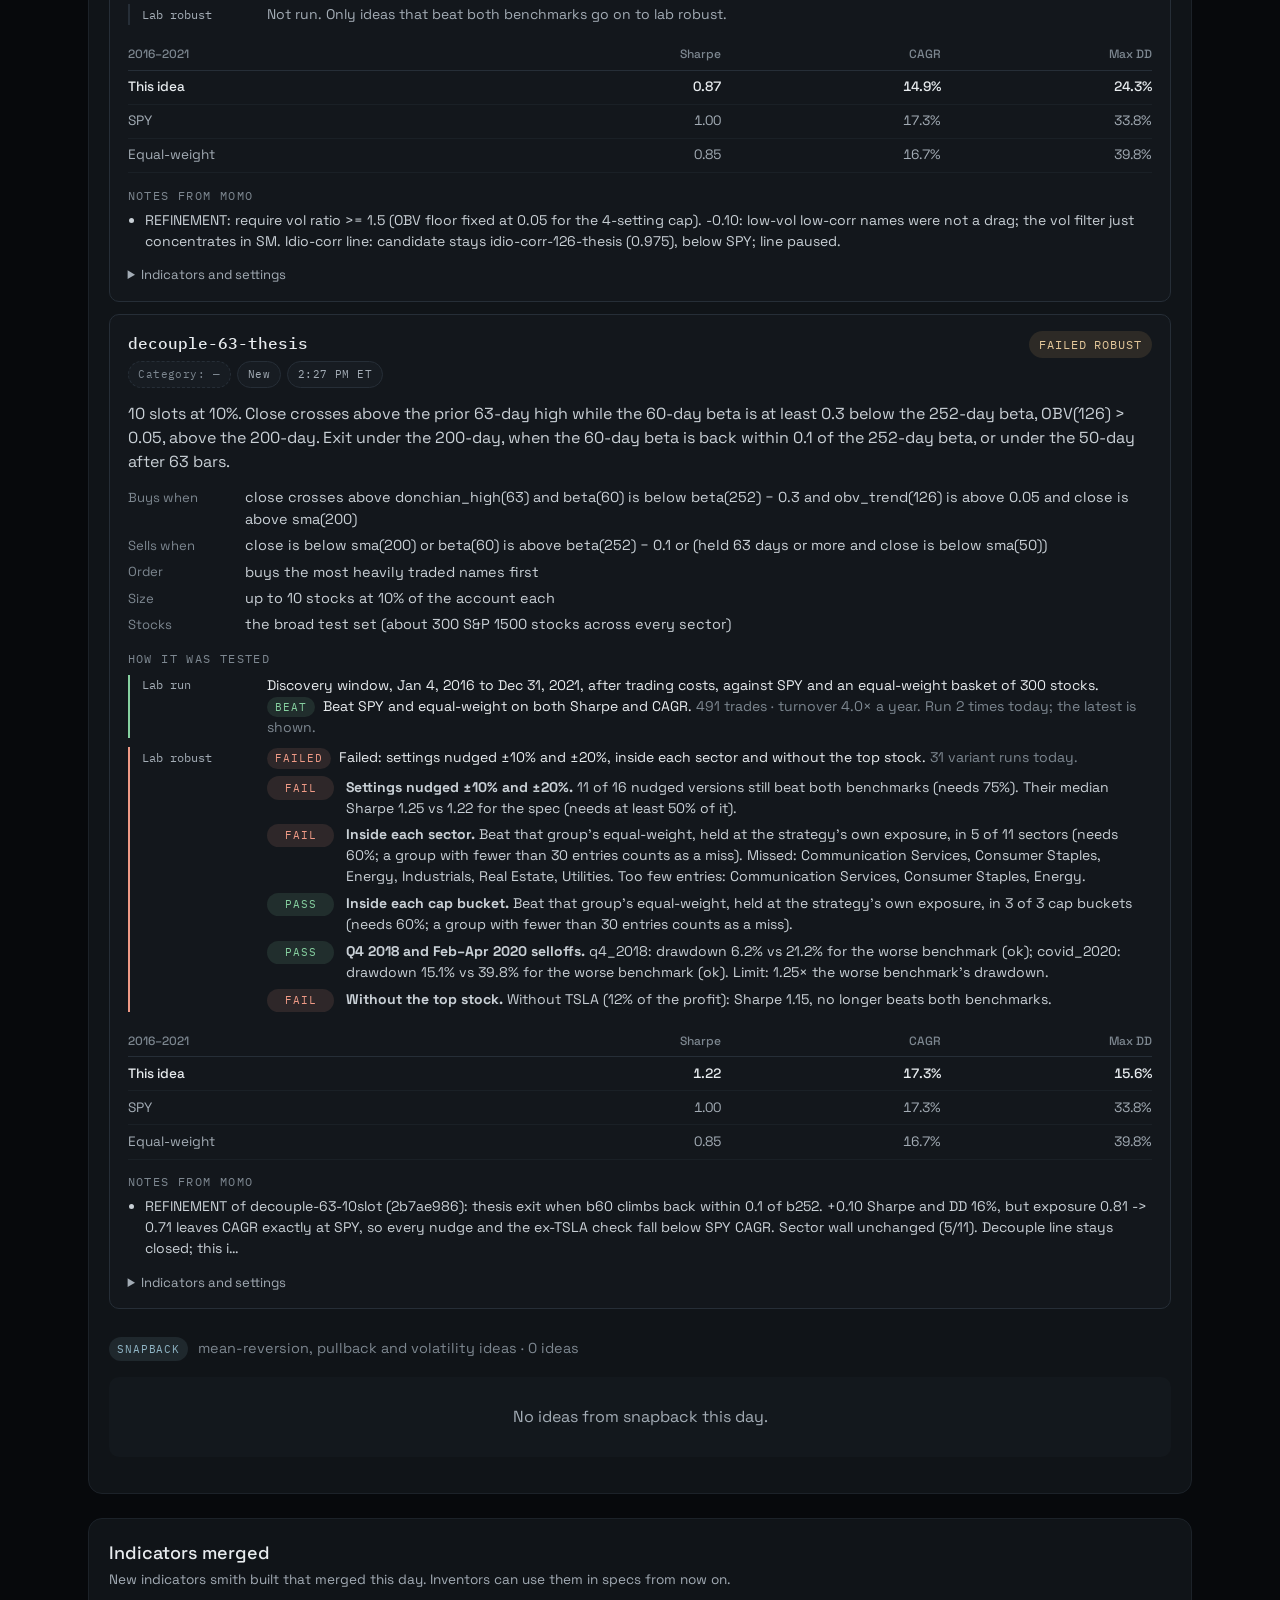
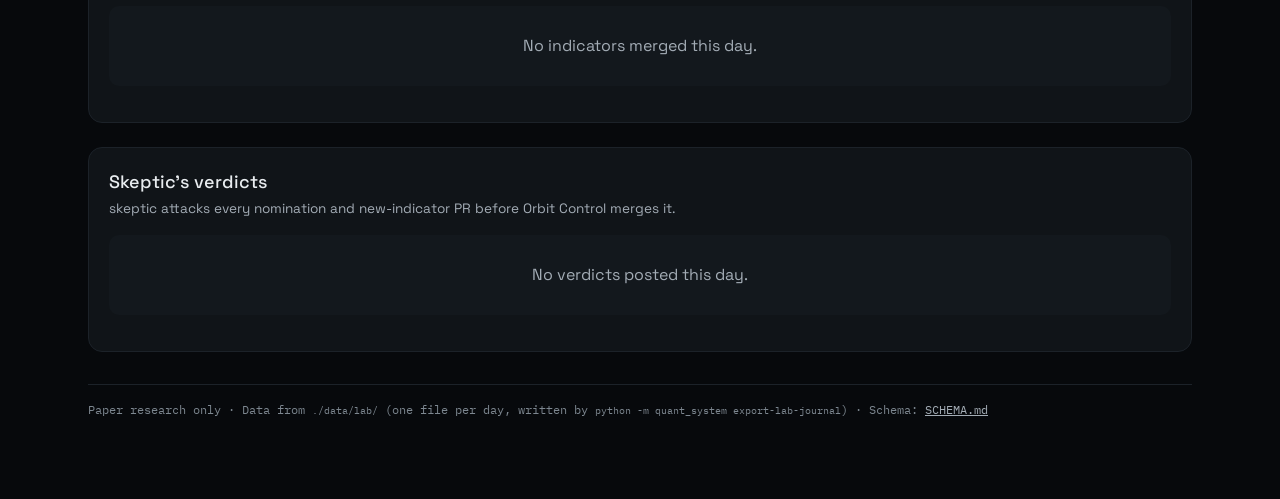
<file: docs/lab.html>
<!DOCTYPE html>
<html lang="en">
<head>
  <meta charset="utf-8" />
  <meta name="viewport" content="width=device-width, initial-scale=1" />
  <title>Lab Journal — Mission Ledger</title>
  <meta name="description" content="What the strategy-lab bots worked on each day: ideas tried, how they were tested, indicators merged and skeptic's verdicts. Discovery results only." />
  <link rel="preconnect" href="https://fonts.googleapis.com" />
  <link rel="preconnect" href="https://fonts.gstatic.com" crossorigin />
  <link href="https://fonts.googleapis.com/css2?family=IBM+Plex+Mono:wght@400;500&family=Space+Grotesk:wght@400;500;600&display=swap" rel="stylesheet" />
  <link rel="stylesheet" href="./styles.css" />
</head>
<body>
  <header class="topbar">
    <div class="topbar-inner">
      <a class="brand" href="./index.html">
        <svg class="orbit-mark" width="28" height="28" viewBox="0 0 40 40" aria-hidden="true">
          <circle cx="20" cy="20" r="18" fill="none" stroke="currentColor" stroke-width="1.4" opacity="0.4"/>
          <circle cx="20" cy="20" r="11" fill="none" stroke="currentColor" stroke-width="1.4" opacity="0.6"/>
          <circle cx="20" cy="20" r="3.4" fill="currentColor"/>
          <ellipse cx="20" cy="20" rx="18" ry="7" fill="none" stroke="currentColor" stroke-width="1.2" opacity="0.5" transform="rotate(-28 20 20)"/>
        </svg>
        <span class="brand-name">Mission Ledger</span>
        <span class="pill accent">Paper</span>
      </a>
      <nav class="nav" aria-label="Pages">
        <a href="./index.html">Ledger</a>
        <a href="./lab.html" class="active" aria-current="page">Lab journal</a>
      </nav>
      <div class="freshness" id="exportedAt">Loading…</div>
    </div>
  </header>

  <main class="wrap">
    <div id="loadError" class="error-banner" hidden></div>

    <section class="lab-head">
      <div class="lab-head-copy">
        <p class="eyebrow">Strategy lab · journal</p>
        <h1 class="lab-day" id="dayTitle">Lab journal</h1>
        <p class="summary" id="daySummary"></p>
        <p class="footnote">
          Discovery results only (2016–2021). Validation and holdout runs happen on Sabastian's
          laptop, and their results never appear here.
        </p>
      </div>
      <div class="card day-picker" aria-label="Choose a day">
        <div class="day-step">
          <button type="button" class="btn" id="prevDay" aria-label="Previous day with activity">←</button>
          <input type="date" id="dayInput" aria-label="Pick any day" />
          <button type="button" class="btn" id="nextDay" aria-label="Next day with activity">→</button>
          <button type="button" class="btn" id="todayBtn">Today</button>
        </div>
        <p class="kicker">Days with activity</p>
        <div class="day-list" id="dayList"></div>
      </div>
    </section>

    <section class="stat-strip lab-stats" id="labStats" aria-label="Day totals"></section>

    <div id="dayBody"></div>

    <footer class="footer">
      Paper research only · Data from <code>./data/lab/</code> (one file per day, written by
      <code>python -m quant_system export-lab-journal</code>) · Schema: <a href="./SCHEMA.md">SCHEMA.md</a>
    </footer>
  </main>

  <script src="./lab.js" defer></script>
</body>
</html>
</file>
<file: docs/styles.css>
:root {
  --bg: #07090c;
  --surface: #101418;
  --elevated: #171c22;
  --raised: #1d232a;
  --line: #1c2229;
  --line-strong: #262e37;
  --fg: #e8ecef;
  --fg-soft: #c9d0d6;
  --muted: #a3acb5;
  --subtle: #7d8790;
  --accent: #8fb4c4;
  --accent-deep: #5f8597;
  --accent-dim: #2f3d47;
  --gain: #86d0a0;
  --loss: #ef9a86;
  --warn: #e3c79a;
  --gain-rgb: 134 208 160;
  --loss-rgb: 239 154 134;
  --accent-rgb: 143 180 196;
  --warn-rgb: 224 180 110;
  --radius: 14px;
  --radius-sm: 10px;
  --font-sans: "Space Grotesk", ui-sans-serif, system-ui, sans-serif;
  --font-mono: "IBM Plex Mono", ui-monospace, "SF Mono", Menlo, monospace;
}

*, *::before, *::after { box-sizing: border-box; }

html { -webkit-font-smoothing: antialiased; scroll-behavior: smooth; }

body {
  margin: 0;
  min-height: 100dvh;
  font-family: var(--font-sans);
  background: var(--bg);
  color: var(--fg);
  line-height: 1.5;
}

a { color: var(--accent); }
code { font-family: var(--font-mono); font-size: 0.85em; }
h2 { margin: 0; font-size: 1.125rem; font-weight: 500; }
h3 { margin: 0; font-size: 1rem; font-weight: 500; }

:focus-visible { outline: 2px solid var(--accent); outline-offset: 2px; }

/* ---- Top bar ---- */
.topbar {
  position: sticky;
  top: 0;
  z-index: 20;
  background: rgb(10 13 17 / 0.92);
  backdrop-filter: blur(10px);
  border-bottom: 1px solid var(--line);
}
.topbar-inner {
  max-width: 72rem;
  margin: 0 auto;
  padding: 0.6rem 1rem;
  display: flex;
  flex-wrap: wrap;
  align-items: center;
  gap: 0.5rem 1.5rem;
}
.brand { display: inline-flex; align-items: center; gap: 0.6rem; text-decoration: none; color: var(--fg); }
.brand-name { font-weight: 600; font-size: 0.95rem; letter-spacing: -0.01em; }
.orbit-mark { color: var(--accent); flex-shrink: 0; }
.nav {
  display: flex;
  gap: 0.25rem;
  flex: 1 1 auto;
  overflow-x: auto;
  scrollbar-width: none;
}
.nav::-webkit-scrollbar { display: none; }
.nav a {
  flex: 0 0 auto;
  font-size: 0.875rem;
  color: var(--muted);
  text-decoration: none;
  padding: 0.5rem 0.85rem;
  border-radius: 8px;
}
.nav a:hover { color: var(--fg); }
.nav a.active { color: var(--fg); background: var(--elevated); }
.freshness {
  display: inline-flex;
  align-items: center;
  gap: 0.5rem;
  font-family: var(--font-mono);
  font-size: 0.75rem;
  color: var(--muted);
}
.freshness .dot {
  width: 8px; height: 8px; border-radius: 999px;
  background: var(--gain);
  box-shadow: 0 0 0 3px rgb(var(--gain-rgb) / 0.18);
}
.freshness .dot.stale { background: var(--warn); box-shadow: 0 0 0 3px rgb(var(--warn-rgb) / 0.18); }
.freshness .dot.halt { background: var(--loss); box-shadow: 0 0 0 3px rgb(var(--loss-rgb) / 0.18); }

@media (max-width: 720px) {
  .topbar-inner { padding: 0.5rem 1rem 0; }
  .nav { order: 3; flex-basis: 100%; margin: 0 -1rem; padding: 0 1rem; }
  .nav a { border-radius: 0; border-bottom: 2px solid transparent; }
  .nav a.active { background: transparent; border-bottom-color: var(--accent); }
  .freshness { margin-left: auto; }
}

/* ---- Layout ---- */
.wrap { max-width: 72rem; margin: 0 auto; padding: 0 1rem 5rem; }
@media (min-width: 640px) { .wrap { padding-left: 1.5rem; padding-right: 1.5rem; } .topbar-inner { padding-left: 1.5rem; padding-right: 1.5rem; } }

section, .group-head { scroll-margin-top: 5rem; }

.card {
  background: var(--surface);
  border: 1px solid var(--line);
  border-radius: var(--radius);
  padding: 1.25rem;
  margin-bottom: 1.5rem;
  min-width: 0;
}
@media (max-width: 640px) { .card { padding: 1rem; } }
.card-head {
  display: flex;
  flex-wrap: wrap;
  justify-content: space-between;
  align-items: flex-end;
  gap: 0.5rem 1rem;
  margin-bottom: 1rem;
}
.card-title { font-size: 0.95rem; font-weight: 500; }
.hint { margin: 0.25rem 0 0; font-size: 0.85rem; color: var(--muted); }
.card-head > .hint { margin: 0; color: var(--subtle); }
.footnote { margin: 0.75rem 0 0; font-size: 0.8rem; color: var(--subtle); }
.eyebrow {
  margin: 0;
  font-family: var(--font-mono);
  font-size: 0.75rem;
  letter-spacing: 0.12em;
  text-transform: uppercase;
  color: var(--subtle);
}
.group-head {
  display: flex;
  flex-wrap: wrap;
  justify-content: space-between;
  align-items: flex-end;
  gap: 0.75rem 1rem;
  margin: 2.5rem 0 1rem;
}
.group-head h2 { font-size: 1.375rem; margin-top: 0.15rem; }

.split { display: flex; flex-wrap: wrap; gap: 0 1.25rem; }
.split > .grow { flex: 999 1 34rem; }
.split > .side { flex: 1 1 20rem; }

/* ---- Today ---- */
.today {
  display: flex;
  flex-wrap: wrap;
  gap: 2rem;
  padding: 2.25rem 0 1.5rem;
}
.today-copy { flex: 1 1 22rem; min-width: 0; display: flex; flex-direction: column; gap: 0.75rem; }
.big-number {
  margin: 0;
  font-family: var(--font-mono);
  font-size: clamp(2.75rem, 7vw, 4rem);
  font-weight: 500;
  letter-spacing: -0.03em;
  line-height: 1;
}
.summary { margin: 0.25rem 0 0; font-size: 1.15rem; line-height: 1.55; color: var(--fg-soft); max-width: 34rem; }
.summary strong { color: var(--fg); font-weight: 500; }
.chart-card { flex: 1 1 30rem; margin: 0; display: flex; flex-direction: column; gap: 0.5rem; }
.chart-card .card-head { margin-bottom: 0; align-items: baseline; }

.chip-row { display: flex; flex-wrap: wrap; gap: 0.5rem; }
.delta {
  font-family: var(--font-mono);
  font-size: 0.875rem;
  padding: 0.3rem 0.65rem;
  border-radius: 8px;
  background: var(--elevated);
  color: var(--muted);
}
.delta.gain { background: rgb(var(--gain-rgb) / 0.12); color: var(--gain); }
.delta.loss { background: rgb(var(--loss-rgb) / 0.12); color: var(--loss); }
.delta.halt { background: rgb(var(--loss-rgb) / 0.18); color: var(--loss); }

.pill {
  font-family: var(--font-mono);
  font-size: 0.7rem;
  letter-spacing: 0.08em;
  text-transform: uppercase;
  padding: 0.2rem 0.5rem;
  border-radius: 999px;
  background: var(--elevated);
  color: var(--muted);
}
.pill.accent { color: var(--accent); background: rgb(var(--accent-rgb) / 0.12); }
.pill.warn { color: var(--warn); background: rgb(var(--warn-rgb) / 0.12); }
.pill.gain { color: var(--gain); background: rgb(var(--gain-rgb) / 0.12); }
.pill.loss { color: var(--loss); background: rgb(var(--loss-rgb) / 0.12); }

.legend { display: flex; flex-wrap: wrap; gap: 0.85rem; font-family: var(--font-mono); font-size: 0.75rem; color: var(--muted); }
.legend-item { display: inline-flex; align-items: center; gap: 0.4rem; }
.swatch-line { width: 14px; height: 2px; background: var(--accent); }
.swatch-dash { width: 14px; border-top: 1px dashed var(--subtle); }
.swatch { width: 12px; height: 12px; border-radius: 3px; }
.swatch.long { background: rgb(var(--gain-rgb) / 0.45); }
.swatch.short { background: rgb(var(--loss-rgb) / 0.45); }
.swatch.neutral { background: var(--raised); border: 1px solid #2a323b; }

/* Equity curve */
.curve { position: relative; display: flex; gap: 0.6rem; }
.curve-axis {
  display: flex; flex-direction: column; justify-content: space-between;
  font-family: var(--font-mono); font-size: 0.7rem; color: var(--subtle);
  text-align: right; width: 2.75rem; padding-bottom: 1.4rem;
}
.curve-plot { position: relative; flex: 1 1 auto; min-width: 0; }
.curve-plot svg { width: 100%; height: 13rem; display: block; overflow: visible; }
.curve-x { display: flex; justify-content: space-between; font-family: var(--font-mono); font-size: 0.7rem; color: var(--subtle); margin-top: 0.35rem; }
.curve-hit { position: absolute; inset: 0 0 1.4rem 0; display: flex; }
.curve-hit button { flex: 1 1 0; border: 0; padding: 0; background: transparent; cursor: crosshair; }
.curve-hit button:focus-visible { outline-offset: -2px; }
.curve-tip {
  position: absolute;
  top: 0.25rem;
  pointer-events: none;
  background: var(--elevated);
  border: 1px solid var(--line-strong);
  border-radius: var(--radius-sm);
  padding: 0.5rem 0.65rem;
  font-family: var(--font-mono);
  font-size: 0.75rem;
  display: flex; flex-direction: column; gap: 0.1rem;
  white-space: nowrap;
  transform: translateX(-50%);
}
.curve-tip .v { font-size: 1rem; color: var(--fg); }

/* Stat strip */
.stat-strip {
  display: grid;
  grid-template-columns: repeat(4, minmax(0, 1fr));
  gap: 0.75rem;
  margin-bottom: 2rem;
}
@media (max-width: 760px) { .stat-strip { grid-template-columns: repeat(2, minmax(0, 1fr)); } }
.tile {
  background: var(--surface);
  border: 1px solid var(--line);
  border-radius: 12px;
  padding: 0.9rem 1rem;
  display: flex; flex-direction: column; gap: 0.2rem;
  min-width: 0;
}
.tile .k { font-size: 0.8rem; color: var(--muted); }
.tile .v { font-family: var(--font-mono); font-size: 1.4rem; }
.tile .s { font-size: 0.8rem; color: var(--subtle); }
@media (max-width: 480px) { .tile .v { font-size: 1.15rem; } }

/* ---- Tables ---- */
.table-scroll { overflow-x: auto; }
.table-scroll.spaced { margin-top: 1rem; }
table { width: 100%; border-collapse: collapse; min-width: 32rem; font-size: 0.9rem; }
th {
  text-align: left;
  font-weight: 500;
  font-size: 0.75rem;
  color: var(--subtle);
  padding: 0 0.6rem 0.6rem;
  border-bottom: 1px solid var(--line-strong);
}
td {
  padding: 0.65rem 0.6rem;
  border-bottom: 1px solid #1a2026;
  font-variant-numeric: tabular-nums;
  vertical-align: middle;
}
th:first-child, td:first-child { padding-left: 0; }
th:last-child, td:last-child { padding-right: 0; }
th.num, td.num { text-align: right; }
tr.clickable { cursor: pointer; }
tr.clickable:hover td { background: var(--elevated); }
tr.clickable:focus { outline: none; }
tr.clickable:focus-visible td { background: var(--elevated); box-shadow: inset 0 2px 0 var(--accent), inset 0 -2px 0 var(--accent); }
tr.day-group td {
  font-family: var(--font-mono);
  font-size: 0.7rem;
  letter-spacing: 0.05em;
  text-transform: uppercase;
  color: var(--subtle);
  padding-top: 0.9rem;
}
.tick { font-family: var(--font-mono); font-weight: 500; }
.tick-sub { margin-left: 0.5rem; font-size: 0.75rem; color: var(--subtle); }
.chev { color: var(--subtle); margin-left: 0.35rem; }

.wbar { display: flex; align-items: center; gap: 0.6rem; min-width: 9rem; }
.wbar .track { position: relative; flex: 1 1 auto; height: 8px; border-radius: 999px; background: #1a2026; }
.wbar .fill { height: 100%; border-radius: 999px; background: var(--accent); }
.wbar .fill.buy { background: var(--gain); }
.wbar .mark { position: absolute; top: -4px; bottom: -4px; width: 2px; border-radius: 1px; background: var(--muted); }
.wbar .num { font-family: var(--font-mono); font-size: 0.82rem; color: var(--fg-soft); width: 3rem; text-align: right; }

.btn {
  margin-top: 0.75rem;
  min-height: 44px;
  padding: 0 0.9rem;
  border-radius: var(--radius-sm);
  border: 1px solid var(--line-strong);
  background: var(--elevated);
  color: var(--fg-soft);
  font: inherit;
  font-size: 0.875rem;
  cursor: pointer;
}
.btn:hover { border-color: #3a4652; }

.filter-chip {
  min-height: 36px;
  padding: 0 0.9rem;
  border-radius: 999px;
  border: 1px solid var(--line-strong);
  background: var(--elevated);
  color: var(--fg-soft);
  font: inherit;
  font-size: 0.82rem;
  cursor: pointer;
  text-transform: capitalize;
}
.filter-chip[aria-pressed="true"] { background: var(--accent); border-color: var(--accent); color: var(--bg); }

/* ---- Themes card ---- */
.theme-split { display: flex; height: 12px; border-radius: 999px; overflow: hidden; gap: 2px; margin-bottom: 0.5rem; background: #1a2026; }
.theme-split span { display: block; height: 100%; }
.theme-row {
  display: flex; flex-direction: column; gap: 0.35rem;
  width: calc(100% + 1.2rem);
  margin: 0 -0.6rem;
  padding: 0.85rem 0.6rem;
  border: 0;
  border-top: 1px solid #1a2026;
  border-radius: 8px;
  background: transparent;
  color: inherit;
  font: inherit;
  text-align: left;
  cursor: pointer;
}
.theme-row:hover { background: var(--elevated); }
.theme-row .top { display: flex; justify-content: space-between; align-items: baseline; gap: 0.5rem; }
.theme-row .name { display: inline-flex; align-items: center; gap: 0.5rem; font-size: 1rem; font-weight: 500; text-transform: capitalize; }
.theme-row .sw { width: 10px; height: 10px; border-radius: 3px; }
.theme-row .w { font-family: var(--font-mono); }
.theme-row .tape { display: flex; flex-wrap: wrap; gap: 0.85rem; font-family: var(--font-mono); font-size: 0.82rem; }
.theme-row .note { font-size: 0.82rem; color: var(--muted); }

/* ---- Exits ---- */
.exit-list { display: flex; flex-direction: column; gap: 0.5rem; }
.exit-row {
  display: flex; flex-wrap: wrap; align-items: center; gap: 0.5rem 1.25rem;
  padding: 0.85rem 1rem;
  border-radius: var(--radius-sm);
  background: var(--elevated);
  border: 1px solid var(--line-strong);
  color: inherit; font: inherit; text-align: left; cursor: pointer;
  width: 100%;
}
.exit-row:hover { border-color: #3a4652; }
.exit-row .tick { width: 4.5rem; }
.exit-row .why { flex: 1 1 16rem; font-size: 0.875rem; color: var(--muted); }
.exit-row .amt { font-family: var(--font-mono); font-size: 0.875rem; }
.exit-day { margin: 0.75rem 0 0.35rem; font-family: var(--font-mono); font-size: 0.7rem; letter-spacing: 0.05em; text-transform: uppercase; color: var(--subtle); }
.exit-day:first-child { margin-top: 0; }

/* ---- Consensus grid ---- */
.note-warn {
  display: flex; gap: 0.75rem; align-items: flex-start;
  background: rgb(var(--warn-rgb) / 0.08);
  border: 1px solid rgb(var(--warn-rgb) / 0.28);
  border-radius: var(--radius-sm);
  padding: 0.75rem 0.9rem;
  margin-bottom: 1rem;
  font-size: 0.875rem;
  color: var(--warn);
}
.note-warn svg { flex: 0 0 auto; margin-top: 2px; }
.cgrid {
  min-width: 46rem;
  display: grid;
  grid-template-columns: 7.5rem repeat(5, minmax(0, 1fr)) 6.5rem;
  gap: 4px;
  font-family: var(--font-mono);
  font-size: 0.82rem;
}
.cgrid .colhead { color: var(--muted); font-size: 0.75rem; padding: 0 0 0.35rem 0.25rem; font-family: var(--font-sans); }
.cgrid .rowhead {
  display: flex; align-items: center; gap: 0.5rem;
  padding: 0 0.25rem; border: 0; background: transparent; color: inherit; font: inherit; text-align: left; cursor: pointer;
}
.cgrid .rowhead:hover .tick { text-decoration: underline; text-underline-offset: 3px; }
.cgrid .rowhead .tag { font-size: 0.7rem; color: var(--subtle); }
.cgrid .rowhead .tag.held { color: var(--accent); }
.cgrid .cell {
  height: 36px;
  border: 1px solid transparent;
  border-radius: 6px;
  font: inherit;
  text-align: left;
  padding: 0 0.6rem;
  cursor: pointer;
  color: var(--fg);
}
.cgrid .cell.neutral { background: var(--raised); border-color: #2a323b; color: var(--muted); }
.cgrid .cell.none { background: transparent; border-color: #1a2026; color: var(--subtle); cursor: default; }
.cgrid .cell:not(.none):hover { outline: 1px solid var(--accent); outline-offset: -1px; }
.cgrid .votes { display: flex; align-items: center; padding: 0 0.35rem; }
.cgrid .gap { grid-column: 1 / -1; height: 0.6rem; }

/* Vote dots (watchlist, theme drawer) */
.dots { display: inline-flex; gap: 3px; }
.dots span { width: 14px; height: 14px; border-radius: 4px; background: var(--raised); border: 1px solid #2f3841; }

/* ---- Zones ---- */
.zones-wrap svg { width: 100%; height: min(28rem, 75vw); display: block; }
.zones-scatter-point { cursor: pointer; }
.zones-scatter-point:hover circle,
.zones-scatter-point:focus circle { stroke: var(--fg); stroke-width: 2; }
.zones-scatter-point:focus { outline: none; }
.zones-label { font-family: var(--font-mono); font-size: 10px; fill: var(--muted); }
.zones-quad-label { font-family: var(--font-mono); font-size: 10px; letter-spacing: 0.1em; text-transform: uppercase; fill: var(--subtle); }

/* ---- Research ---- */
.mini-stats { display: grid; grid-template-columns: repeat(4, minmax(0, 1fr)); gap: 0.5rem; margin-bottom: 1rem; }
@media (max-width: 560px) { .mini-stats { grid-template-columns: repeat(2, minmax(0, 1fr)); } }

/* ---- Mission log ---- */
.timeline { list-style: none; margin: 0; padding: 0; display: flex; flex-direction: column; }
.timeline li {
  display: grid;
  grid-template-columns: 8.5rem 1fr;
  gap: 0.75rem;
  padding: 0.7rem 0;
  border-top: 1px solid #1a2026;
}
.timeline li:first-child { border-top: 0; }
@media (max-width: 560px) { .timeline li { grid-template-columns: 1fr; gap: 0.2rem; } }

.footer {
  margin-top: 2rem;
  padding-top: 1rem;
  border-top: 1px solid var(--line);
  font-family: var(--font-mono);
  font-size: 0.75rem;
  color: var(--subtle);
}
.footer a { color: var(--muted); }

.error-banner {
  margin: 1rem 0;
  padding: 0.85rem 1rem;
  border-radius: var(--radius-sm);
  background: rgb(var(--loss-rgb) / 0.12);
  color: var(--loss);
  font-size: 0.9rem;
}

/* ---- Shared bits used by detail views ---- */
.mono { font-family: var(--font-mono); font-size: 0.85rem; }
.muted { color: var(--muted); }
.subtle { color: var(--subtle); }
.gain { color: var(--gain); }
.loss { color: var(--loss); }
.kicker {
  font-family: var(--font-mono);
  font-size: 0.72rem;
  letter-spacing: 0.12em;
  text-transform: uppercase;
  color: var(--subtle);
  margin: 0;
}
.empty {
  padding: 1.75rem 1rem;
  text-align: center;
  color: var(--muted);
  background: rgb(23 28 34 / 0.55);
  border-radius: var(--radius-sm);
}
.grid-stats { display: grid; grid-template-columns: repeat(2, minmax(0, 1fr)); gap: 0.5rem; }
.stat {
  background: var(--elevated);
  border: 1px solid #222a32;
  border-radius: var(--radius-sm);
  padding: 0.6rem 0.75rem;
  min-width: 0;
}
.stat .label { margin: 0; font-size: 0.75rem; color: var(--muted); }
.stat .value { margin: 0.1rem 0 0; font-family: var(--font-mono); font-size: 1rem; font-variant-numeric: tabular-nums; overflow-wrap: anywhere; }
.badge-row { display: flex; flex-wrap: wrap; gap: 0.4rem; }
.chip {
  display: inline-flex; align-items: center; gap: 0.35rem;
  font-family: var(--font-mono);
  font-size: 0.7rem;
  letter-spacing: 0.04em;
  padding: 0.25rem 0.6rem;
  border-radius: 999px;
  background: var(--elevated);
  color: var(--muted);
  border: 1px solid var(--line-strong);
}
.dir {
  display: inline-block;
  font-family: var(--font-mono);
  font-size: 0.7rem;
  letter-spacing: 0.06em;
  text-transform: uppercase;
  padding: 0.12rem 0.45rem;
  border-radius: 5px;
  background: var(--raised);
}
.dir.long { color: var(--gain); }
.dir.short { color: var(--loss); }
.dir.neutral { color: var(--muted); }
.zone-badge {
  display: inline-block;
  font-family: var(--font-mono);
  font-size: 0.7rem;
  letter-spacing: 0.06em;
  text-transform: uppercase;
  padding: 0.2rem 0.55rem;
  border-radius: 999px;
  background: var(--raised);
  color: var(--muted);
}
.zone-badge.buy_zone { color: var(--gain); }
.zone-badge.sell_zone { color: var(--loss); }
.zone-badge.conflicted { color: var(--warn); }
.zone-badge.quiet { color: var(--subtle); }
.zone-chart { margin-top: 0.75rem; }
.zone-chart svg { width: 100%; height: 10rem; display: block; }
.agent-mix-table { width: 100%; min-width: 0; margin-top: 0.5rem; font-size: 0.82rem; }
.agent-mix-table th, .agent-mix-table td { padding: 0.4rem 0.5rem; }
.why-buy { margin-top: 0.75rem; padding-top: 0.75rem; border-top: 1px solid var(--line-strong); }
.why-gap { margin-top: 0.75rem; font-size: 0.82rem; }
.chip.review-tag.winner { color: var(--gain); }
.chip.review-tag.loser { color: var(--loss); }
.chip.review-tag.scratch { color: var(--subtle); }
.chip.review-tag.split_book { color: var(--warn); }
.chip.review-tag.aligned { color: var(--accent); }
.chip.review-tag.forced_exit { color: var(--loss); }
.chip.review-tag.signal_exit { color: var(--accent); }
.chip.review-tag.thin_data { color: var(--subtle); }
.chip.review-completeness.full { color: var(--gain); }
.chip.review-completeness.partial { color: var(--warn); }
.chip.review-completeness.thin { color: var(--subtle); }
.review-evidence li { margin: 0.2rem 0; }

/* ---- Drawer ---- */
.drawer-backdrop {
  position: fixed;
  inset: 0;
  z-index: 40;
  display: none;
  justify-content: flex-end;
  background: rgb(0 0 0 / 0.55);
}
.drawer-backdrop.open { display: flex; }
.drawer {
  position: relative;
  width: min(30rem, 100%);
  height: 100%;
  overflow-y: auto;
  overscroll-behavior: contain;
  background: #12171c;
  border-left: 1px solid var(--line-strong);
  box-shadow: -24px 0 60px rgb(0 0 0 / 0.45);
  padding: 1.25rem 1.5rem 2.5rem;
}
@media (max-width: 560px) { .drawer { padding: 1rem 1rem 2rem; } }
.drawer-close {
  float: right;
  width: 44px; height: 44px;
  margin: -0.25rem -0.5rem 0 0.75rem;
  display: flex; align-items: center; justify-content: center;
  border-radius: var(--radius-sm);
  border: 1px solid var(--line-strong);
  background: var(--elevated);
  color: var(--fg-soft);
  cursor: pointer;
}
.drawer h3 { font-size: 1.5rem; font-family: var(--font-mono); font-weight: 500; margin: 0.15rem 0 0.25rem; }
.drawer h3 .muted { font-family: var(--font-sans); font-size: 1rem; }
.drawer h4 { margin: 1.5rem 0 0.5rem; font-size: 0.95rem; font-weight: 500; }
.drawer pre {
  white-space: pre-wrap;
  word-break: break-word;
  font-family: var(--font-mono);
  font-size: 0.75rem;
  color: var(--muted);
  background: var(--bg);
  padding: 0.75rem;
  border-radius: 8px;
}
.drawer .take { font-size: 0.95rem; line-height: 1.55; color: var(--fg-soft); margin: 0.75rem 0 0; }
.drawer-art { display: block; width: calc(100% + 3rem); margin: -1.25rem -1.5rem 1rem; height: 7rem; object-fit: cover; opacity: 0.55; }
@media (max-width: 560px) { .drawer-art { width: calc(100% + 2rem); margin: -1rem -1rem 1rem; } }
.read {
  border-radius: var(--radius-sm);
  padding: 0.6rem 0.75rem;
  background: var(--elevated);
  border: 1px solid #222a32;
  margin-top: 0.5rem;
}
.read.focus { border-color: var(--accent); background: rgb(var(--accent-rgb) / 0.10); }
.read .top { display: flex; justify-content: space-between; align-items: center; gap: 0.5rem; }
.read .who { font-size: 0.875rem; font-weight: 500; }
.read .why { margin: 0.25rem 0 0; font-size: 0.82rem; color: var(--muted); }
.list-btn {
  display: grid;
  grid-template-columns: 4.5rem 1fr auto auto;
  gap: 0.6rem;
  align-items: center;
  width: calc(100% + 1rem);
  min-height: 44px;
  margin: 0 -0.5rem;
  padding: 0 0.5rem;
  border: 0;
  border-top: 1px solid #222a32;
  border-radius: 6px;
  background: transparent;
  color: inherit;
  font: inherit;
  font-size: 0.82rem;
  text-align: left;
  cursor: pointer;
}
.list-btn:hover { background: var(--elevated); }
.lean { display: flex; height: 10px; border-radius: 999px; overflow: hidden; gap: 2px; margin: 0.25rem 0 0.5rem; }
.lean span { display: block; height: 100%; }
.pbars { display: grid; grid-template-columns: 2.5rem 1fr 2.75rem; gap: 0.4rem 0.6rem; align-items: center; font-family: var(--font-mono); font-size: 0.75rem; color: var(--muted); }
.pbars .track { height: 8px; border-radius: 999px; background: var(--raised); overflow: hidden; }
.pbars .fill { height: 100%; }
.pbars .num { text-align: right; }

/* ---- Lab journal (lab.html) ---- */
.lab-head { display: flex; flex-wrap: wrap; gap: 1.5rem; align-items: flex-start; padding: 2.25rem 0 1.5rem; }
.lab-head-copy { flex: 1 1 24rem; min-width: 0; display: flex; flex-direction: column; gap: 0.6rem; }
.lab-day { margin: 0; font-size: clamp(1.6rem, 4vw, 2.25rem); font-weight: 500; letter-spacing: -0.02em; line-height: 1.15; }
.day-picker { flex: 1 1 20rem; max-width: 26rem; margin: 0; display: flex; flex-direction: column; gap: 0.75rem; }
.day-step { display: flex; flex-wrap: wrap; gap: 0.5rem; align-items: center; }
.day-step .btn { margin-top: 0; min-width: 44px; }
.day-step .btn:disabled { opacity: 0.4; cursor: default; }
.day-step input[type="date"] {
  flex: 1 1 9rem;
  min-height: 44px;
  padding: 0 0.75rem;
  border-radius: var(--radius-sm);
  border: 1px solid var(--line-strong);
  background: var(--elevated);
  color: var(--fg);
  font: inherit;
  font-family: var(--font-mono);
  font-size: 0.85rem;
  color-scheme: dark;
}
.day-list { display: flex; flex-wrap: wrap; gap: 0.4rem; }
.day-chip {
  display: inline-flex; flex-direction: column; align-items: flex-start; gap: 0.05rem;
  min-height: 44px;
  padding: 0.35rem 0.7rem;
  border-radius: var(--radius-sm);
  border: 1px solid var(--line-strong);
  background: transparent;
  color: var(--fg-soft);
  font: inherit;
  cursor: pointer;
  text-align: left;
}
.day-chip .d { font-size: 0.82rem; }
.day-chip .n { font-family: var(--font-mono); font-size: 0.68rem; color: var(--subtle); }
.day-chip:hover { border-color: #3a4652; }
.day-chip[aria-pressed="true"] { background: var(--accent-dim); border-color: var(--accent-deep); color: var(--fg); }
.lab-stats { grid-template-columns: repeat(auto-fit, minmax(9.5rem, 1fr)); }
@media (max-width: 760px) { .lab-stats { grid-template-columns: repeat(2, minmax(0, 1fr)); } }
.lab-stats[hidden] { display: none; }
.lab-empty { display: flex; flex-direction: column; align-items: center; gap: 0.25rem; }
.lab-empty p { margin: 0; }

.how-tested { margin: 0 0 1.25rem; padding: 0.75rem 1rem; border-radius: var(--radius-sm); background: var(--elevated); font-size: 0.875rem; color: var(--fg-soft); }
.how-tested summary { cursor: pointer; color: var(--muted); }
.how-tested ol { margin: 0.6rem 0 0; padding-left: 1.25rem; display: flex; flex-direction: column; gap: 0.4rem; }
.bot-group + .bot-group { margin-top: 1.75rem; }
.session-notes { margin: 0 0 0.85rem; padding: 0.75rem 1rem; border-radius: var(--radius-sm); border-left: 2px solid var(--accent-deep); background: var(--elevated); display: flex; flex-direction: column; gap: 0.5rem; }
.session-title { margin: 0; font-size: 0.82rem; color: var(--muted); }
.session-block ul { margin: 0.25rem 0 0; padding-left: 1.1rem; font-size: 0.875rem; color: var(--fg-soft); display: flex; flex-direction: column; gap: 0.3rem; }
.bot-head { display: flex; flex-wrap: wrap; align-items: center; gap: 0.6rem; margin: 0 0 0.75rem; font-size: 0.9rem; font-weight: 400; }

.idea { border: 1px solid var(--line-strong); border-radius: var(--radius-sm); padding: 1rem 1.1rem; background: rgb(23 28 34 / 0.45); display: flex; flex-direction: column; gap: 0.85rem; min-width: 0; }
.idea + .idea { margin-top: 0.75rem; }
@media (max-width: 640px) { .idea { padding: 0.85rem; } }
.idea-head { display: flex; flex-wrap: wrap; justify-content: space-between; align-items: flex-start; gap: 0.5rem 1rem; }
.idea-title { display: flex; flex-direction: column; gap: 0.4rem; min-width: 0; }
.idea-name { margin: 0; font-family: var(--font-mono); font-size: 1rem; font-weight: 500; overflow-wrap: anywhere; }
.idea-head .stage { flex: 0 0 auto; font-size: 0.72rem; padding: 0.3rem 0.65rem; }
.chip.category.unset { border-style: dashed; color: var(--subtle); }
.idea-desc { margin: 0; color: var(--fg-soft); }
.idea-rules { margin: 0; display: grid; grid-template-columns: 6.5rem 1fr; gap: 0.3rem 0.85rem; font-size: 0.9rem; }
.idea-rules dt { color: var(--subtle); font-size: 0.82rem; padding-top: 0.05rem; }
.idea-rules dd { margin: 0; color: var(--fg-soft); overflow-wrap: anywhere; }
@media (max-width: 480px) { .idea-rules { grid-template-columns: 1fr; } .idea-rules dd { margin-bottom: 0.35rem; } }
.idea-tests { display: flex; flex-direction: column; gap: 0.5rem; }
.steps { list-style: none; margin: 0; padding: 0; display: flex; flex-direction: column; gap: 0.6rem; font-size: 0.875rem; }
.step { display: grid; grid-template-columns: 7rem 1fr; gap: 0.25rem 0.85rem; padding-left: 0.75rem; border-left: 2px solid var(--line-strong); }
.step.pass { border-left-color: var(--gain); }
.step.fail { border-left-color: var(--loss); }
.step.warn { border-left-color: var(--warn); }
.step-k { font-family: var(--font-mono); font-size: 0.75rem; color: var(--muted); padding-top: 0.1rem; }
.step .pill { margin-right: 0.25rem; }
@media (max-width: 560px) { .step { grid-template-columns: 1fr; } }
.checks { grid-column: 2; list-style: none; margin: 0.25rem 0 0; padding: 0; display: flex; flex-direction: column; gap: 0.35rem; color: var(--fg-soft); }
.checks li { display: flex; gap: 0.5rem; align-items: baseline; }
.checks .pill { flex: 0 0 4.2rem; text-align: center; }
@media (max-width: 560px) { .checks { grid-column: 1; } }
.mini-table { min-width: 0; font-size: 0.85rem; }
.mini-table td, .mini-table th { padding-top: 0.4rem; padding-bottom: 0.4rem; }
.mini-table tr.self td { color: var(--fg); font-weight: 500; }
.mini-table tr.bench td { color: var(--muted); }
.idea-notes ul, .idea-more ul { margin: 0.35rem 0 0; padding-left: 1.1rem; font-size: 0.875rem; color: var(--fg-soft); display: flex; flex-direction: column; gap: 0.25rem; }
.idea-more summary { cursor: pointer; font-size: 0.82rem; color: var(--muted); }
.idea-more .kicker { margin-top: 0.6rem; }
.idea-more p.mono { margin: 0.5rem 0 0; font-size: 0.72rem; }

.gh-list { list-style: none; margin: 0; padding: 0; display: flex; flex-direction: column; }
.gh-row { display: grid; grid-template-columns: 9rem 1fr; gap: 0.75rem; padding: 0.8rem 0; border-top: 1px solid #1a2026; }
.gh-row:first-child { border-top: 0; padding-top: 0; }
@media (max-width: 560px) { .gh-row { grid-template-columns: 1fr; gap: 0.25rem; } }
.gh-meta { font-family: var(--font-mono); font-size: 0.78rem; color: var(--muted); }
.gh-body { min-width: 0; display: flex; flex-direction: column; gap: 0.4rem; font-size: 0.9rem; }
.gh-body p { margin: 0; overflow-wrap: anywhere; }
.gh-summary { font-size: 0.85rem; }
.ind-name { color: var(--fg-soft); }
.ind-name code { color: var(--fg); margin-right: 0.35rem; }
.settings-list { columns: 2 16rem; display: block !important; }

@media (prefers-reduced-motion: reduce) { html { scroll-behavior: auto; } }
</file>
